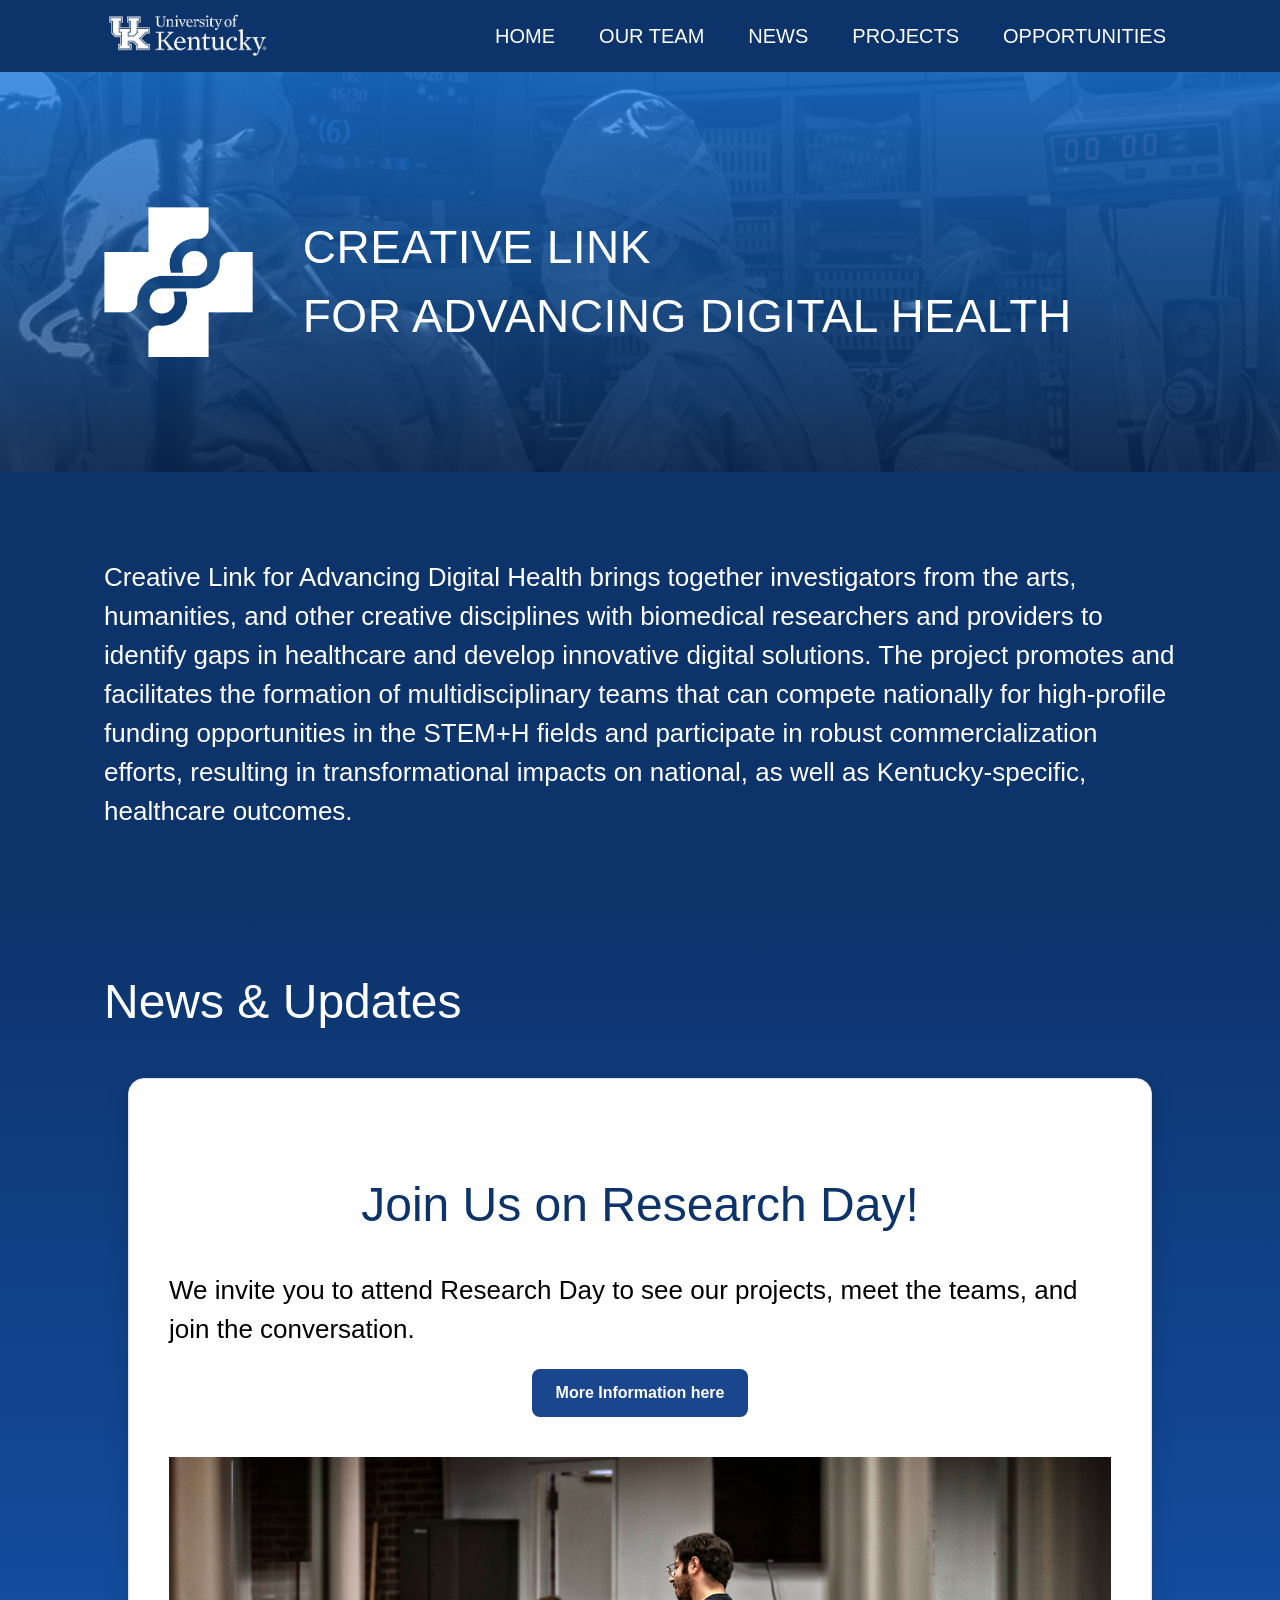
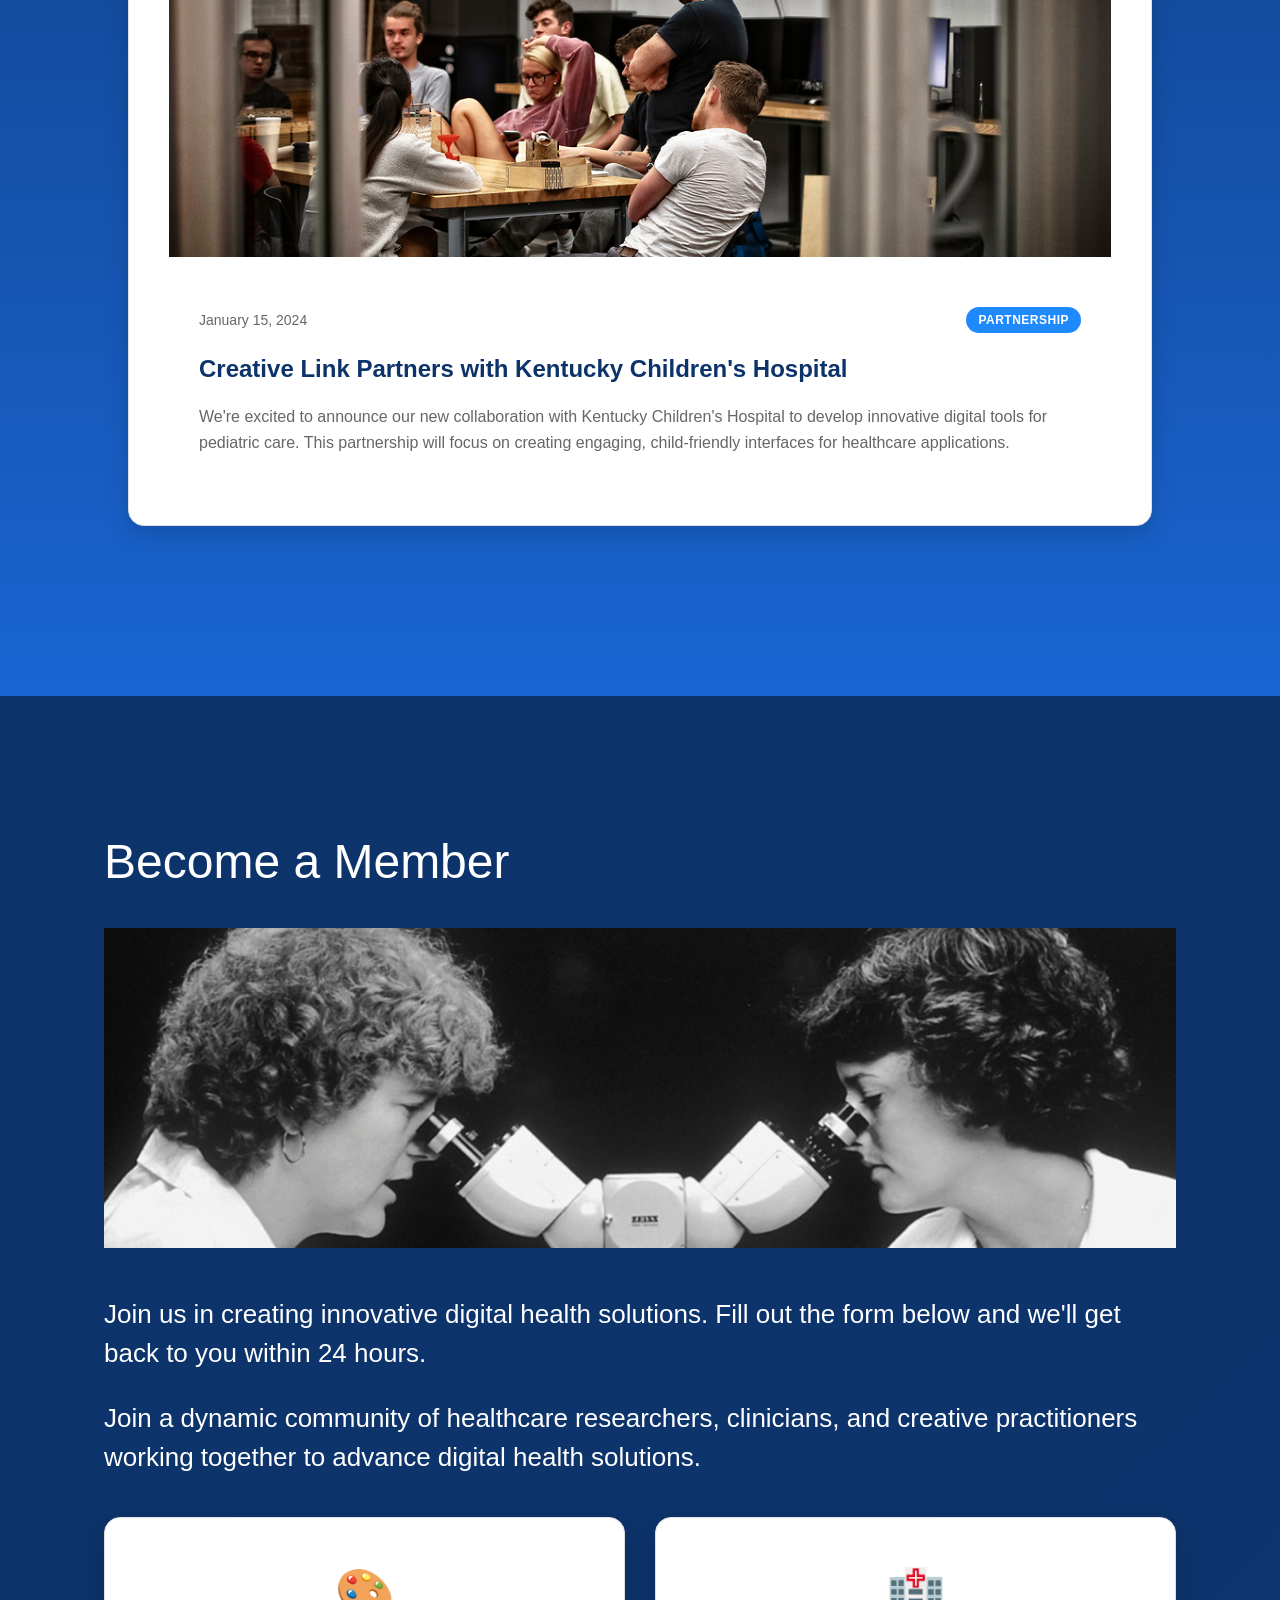
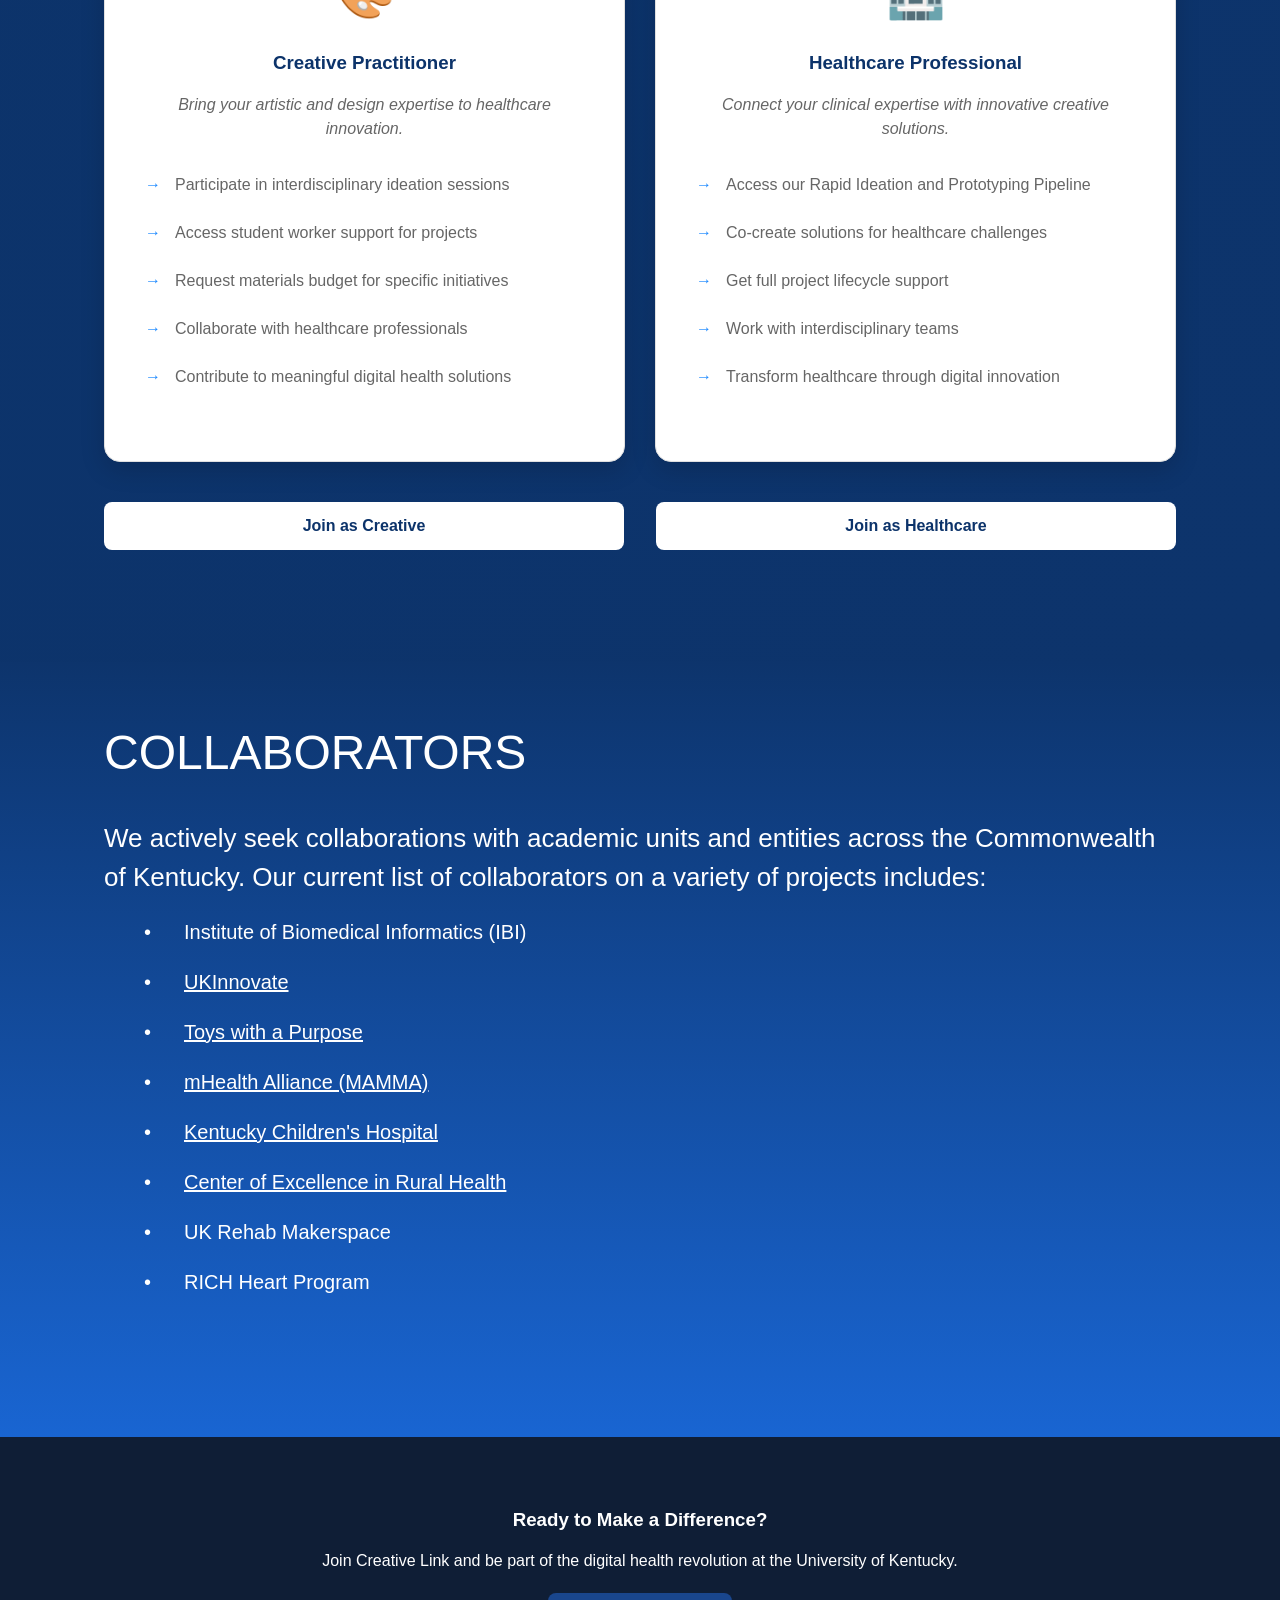
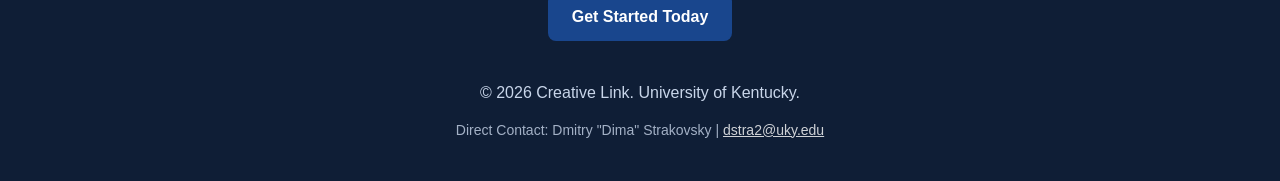
<file: index.html>
<!doctype html>
<html lang="en">
  <head>
    <meta charset="utf-8">
    <meta name="viewport" content="width=device-width, initial-scale=1">
    <title>Creative Link | Advancing Digital Health</title>
    <meta name="description" content="Creative Link - Advancing Digital Health Initiative">
    <link rel="preconnect" href="https://fonts.googleapis.com">
    <link rel="preconnect" href="https://fonts.gstatic.com" crossorigin>
    <link href="https://fonts.googleapis.com/css2?family=ABeeZee:ital@0;1&display=swap" rel="stylesheet">
    <!-- Custom Fonts -->
    <link href="https://db.onlinewebfonts.com/c/390b763b2aa93629ea29fb0f2a8636f9?family=Sugo+Pro+Display+Light" rel="stylesheet">
    <link href="https://db.onlinewebfonts.com/c/8f77b85b2bd028e456730b7fdf684265?family=Saya+FY+W04+Black" rel="stylesheet">
    <link rel="stylesheet" href="./styles/styles.css">
  </head>
  <body>

    <!-- HEADER -->
    <header class="site-header">
      <div class="container cluster header-bar">
          <div class="logo">
            <img src="./images/UK Lockup-white 1.png" alt="UKY Logo">
          </div>
        <nav class="site-nav" aria-label="Primary">
          <ul class="cluster nav-list">
            <li><a href="index.html">HOME</a></li>
            <li><a href="team.html">OUR TEAM</a></li>
            <li><a href="news.html">NEWS</a></li>
            <li><a href="projects.html">PROJECTS</a></li>
            <li><a href="opportunities.html">OPPORTUNITIES</a></li>
          </ul>
        </nav>
      </div>
    </header>
    

    <!-- INTRO SECTION -->
    <section class="intro-section" id="home">
      <img src="./images/heroimage.png" alt="TWO PEOPLE LOOKING THROUGH MICROSCOPE" class="intro-bg-image">
      <div class="container">
        <h1 class="hero-title">
          <img src="./images/Asset 2.png" alt="Creative Link" class="hero-logo">
          <span class="hero-text">CREATIVE LINK <br>FOR ADVANCING DIGITAL HEALTH</span>
        </h1>
      </div>
    </section>

    <!-- MAIN CONTENT SECTION -->
    <section class="gradient-section">
            <div class="container">

       <p class="section-intro">Creative Link for Advancing Digital Health brings together investigators from the arts, humanities, and other creative disciplines with biomedical researchers and providers to identify gaps in healthcare and develop innovative digital solutions. The project promotes and facilitates the formation of multidisciplinary teams that can compete nationally for high-profile funding opportunities in the STEM+H fields and participate in robust commercialization efforts, resulting in transformational impacts on national, as well as Kentucky-specific, healthcare outcomes.</p></div>
    </section>

        <!-- NEWS & ARTICLES SECTION -->
    <section class="collaborators-section">
      <div class="container">
        <h2 class="section-header" style="color: #ffffff;">News & Updates</h2>
        <div class="container">

        <!-- REARCH DAY CARD -->
        <div class="news-grid" style="margin-top: 40px;">
          <article class="news-card" style="background: white; border-radius: 16px; padding: 40px; box-shadow: 0 8px 24px rgba(0,0,0,.15); border: 1px solid #e0e0e0;">
            <h2 class="section-header" style="color: #0c336a; text-align: center;">Join Us on Research Day!</h2>
            <p class="section-intro" style="color: #000000;">We invite you to attend Research Day to see our projects, meet the teams, and join the conversation.</p>
                <div style="margin-bottom: 40px;">
          <div style="text-align: center;">
            <a class="button-secondary" href="/schedule.html">More Information here</a>
          </div>
          <div style="margin-top: 40px;"></div>
        </div>
            <div class="news-image" style="margin-bottom: 20px;">
              <img src="./images/fit=1640 (4).jpg" alt="Digital Health Innovation">
            </div>
            <div class="news-content">
              <div class="news-meta">
                <time datetime="2024-01-15">January 15, 2024</time>
                <span class="news-category">Partnership</span>
              </div>
              <h3>Creative Link Partners with Kentucky Children's Hospital</h3>
              <p>We're excited to announce our new collaboration with Kentucky Children's Hospital to develop innovative digital tools for pediatric care. This partnership will focus on creating engaging, child-friendly interfaces for healthcare applications.</p>
            </div>
          </article>
        </div>

    </section>

    <!-- BECOME A MEMBER -->
    <section class="contact-section" id="contact">
      <div class="container">
        <h1 class="section-header">Become a Member</h1>
        <div style="text-align: center; margin-bottom: 40px;">
          <img src="./images/collabphoto.png" style="width: 100%; height: auto;" alt="Image placeholder">
        </div>
        <p class="section-intro">Join us in creating innovative digital health solutions. Fill out the form below and we'll get back to you within 24 hours.</p>
        <p class="section-intro">Join a dynamic community of healthcare researchers, clinicians, and creative practitioners working together to advance digital health solutions.</p>

        <div class="demo-grid" style="margin-top: 40px;">
          <article style="background: white; border-radius: 16px; padding: 40px; box-shadow: 0 8px 24px rgba(0,0,0,.15); border: 1px solid #e0e0e0; text-align: center;">
            <div style="font-size: 3em; margin-bottom: 15px;">🎨</div>
            <h3 style="color: var(--primary-dark); margin-bottom: 10px;">Creative Practitioner</h3>
            <p style="color: #666; font-style: italic; margin-bottom: 20px;">Bring your artistic and design expertise to healthcare innovation.</p>
            <ul class="feature-list" style="text-align: left; margin-bottom: 20px;">
              <li style=>Participate in interdisciplinary ideation sessions</li>
              <li style=>Access student worker support for projects</li>
              <li style=>Request materials budget for specific initiatives</li>
              <li style=>Collaborate with healthcare professionals</li>
              <li style=>Contribute to meaningful digital health solutions</li>
            </ul>
          </article>

          <article style="background: white; border-radius: 16px; padding: 40px; box-shadow: 0 8px 24px rgba(0,0,0,.15); border: 1px solid #e0e0e0; text-align: center;">
            <div style="font-size: 3em; margin-bottom: 15px;">🏥</div>
            <h3 style="color: var(--primary-dark); margin-bottom: 10px;">Healthcare Professional</h3>
            <p style="color: #666; font-style: italic; margin-bottom: 20px;">Connect your clinical expertise with innovative creative solutions.</p>
            <ul class="feature-list" style="text-align: left; margin-bottom: 20px;">
              <li style=>Access our Rapid Ideation and Prototyping Pipeline</li>
              <li style=>Co-create solutions for healthcare challenges</li>
              <li style=>Get full project lifecycle support</li>
              <li style=>Work with interdisciplinary teams</li>
              <li style=>Transform healthcare through digital innovation</li>
            </ul>
          </article>
        </div>

        <div class="contact-grid">
          <a class="button--primary" href="https://airtable.com/appKUwCyQD1R6zQm9/shrmnvXIoJJYKUm4j">Join as Creative</a>
 <a class="button--primary" href="https://airtable.com/appKUwCyQD1R6zQm9/shrV4JZxdFIvAnZOO">Join as Healthcare</a>
        </div>
      </div>
    </section>

    <!-- COLLABORATORS SECTION -->
    <section class="collaborators-section" id="collaborators">
      <div class="container">
        <h2 class="section-header">COLLABORATORS</h2>
        <p class="section-intro">We actively seek collaborations with academic units and entities across the Commonwealth of Kentucky. Our current list of collaborators on a variety of projects includes:</p>
        
        <ul class="collaborators-list">
          <li>Institute of Biomedical Informatics (IBI)</li>
          <li><a href="https://www.research.uky.edu/ukinnovate">UKInnovate</a></li>
          <li><a href="https://toyswithapurposeky.com/">Toys with a Purpose</a></li>
          <li><a href="https://medicine.uky.edu/sites/research/mamma">mHealth Alliance (MAMMA)</a></li>
          <li><a href="https://ukhealthcare.uky.edu/kentucky-childrens-hospital">Kentucky Children's Hospital</a></li>
          <li><a href="https://medicine.uky.edu/centers/ruralhealth">Center of Excellence in Rural Health</a></li>
          <li>UK Rehab Makerspace</li>
          <li>RICH Heart Program</li>
        </ul>
      </div>
    </section>

    <!-- FOOTER -->
    <footer>
      <div class="container">
        <div style="text-align: center; margin-bottom: 30px; padding: 10px; border-radius: 12px;">
          <h3 style="color: var(--text-white); margin-bottom: 15px;">Ready to Make a Difference?</h3>
          <p style="color: var(--text-white); margin-bottom: 20px;">Join Creative Link and be part of the digital health revolution at the University of Kentucky.</p>
          <a class="button-secondary" href="mailto:dstra2@uky.edu?subject=Membership%20Inquiry">Get Started Today</a>
        </div>
        <p>&copy; <span id="year"></span> Creative Link. University of Kentucky.</p>
        <p style="margin-top: 15px; font-size: 14px; opacity: 0.8;">
          Direct Contact: Dmitry "Dima" Strakovsky | 
          <a href="mailto:dstra2@uky.edu" style="color: var(--text-white); text-decoration: underline;">dstra2@uky.edu</a>
        </p>
      </div>
    </footer>

    <script src="./js/main.js"></script>
    <script>
      // Smooth scroll for navigation links
      document.querySelectorAll('a[href^="#"]').forEach(anchor => {
        anchor.addEventListener('click', function (e) {
          e.preventDefault();
          const target = document.querySelector(this.getAttribute('href'));
          if (target) {
            target.scrollIntoView({ behavior: 'smooth' });
          }
        });
      });

      // Scroll progress indicator
      const progressBar = document.createElement('div');
      progressBar.style.cssText = `
        position: fixed;
        top: 0;
        left: 0;
        height: 3px;
        background: linear-gradient(90deg, #1f8aff, #0c3166);
        width: 0%;
        z-index: 999;
        transition: width 0.1s ease;
      `;
      document.body.appendChild(progressBar);

      window.addEventListener('scroll', () => {
        const scrollHeight = document.documentElement.scrollHeight - window.innerHeight;
        const scrolled = (window.scrollY / scrollHeight) * 100;
        progressBar.style.width = scrolled + '%';
      });

      // Tab functionality
      document.querySelectorAll('.tab-btn').forEach(btn => {
        btn.addEventListener('click', function() {
          const tabName = this.getAttribute('data-tab');
          
          document.querySelectorAll('.tab-content').forEach(tab => {
            tab.classList.remove('active');
          });
          
          document.querySelectorAll('.tab-btn').forEach(b => {
            b.classList.remove('active');
          });
          
          document.getElementById(tabName).classList.add('active');
          this.classList.add('active');
        });
      });

      // Slider functionality
      document.getElementById('volumeSlider').addEventListener('input', function() {
        document.getElementById('volumeValue').textContent = this.value;
      });

      document.getElementById('brightnessSlider').addEventListener('input', function() {
        document.getElementById('brightnessValue').textContent = this.value;
      });

      document.getElementById('speedSlider').addEventListener('input', function() {
        document.getElementById('speedValue').textContent = this.value;
      });

      // Counter functionality
      let count = 0;
      document.getElementById('incrementBtn').addEventListener('click', function() {
        count++;
        document.getElementById('counterDisplay').textContent = count;
      });

      document.getElementById('decrementBtn').addEventListener('click', function() {
        count--;
        document.getElementById('counterDisplay').textContent = count;
      });

      document.getElementById('resetBtn').addEventListener('click', function() {
        count = 0;
        document.getElementById('counterDisplay').textContent = count;
      });

      // Update year
      document.getElementById('year').textContent = new Date().getFullYear();

      // Search functionality
      function performSearch() {
        const searchTerm = document.getElementById('site-search').value.toLowerCase();
        const searchableElements = document.querySelectorAll('h1, h2, h3, p, .project-card, .team-card');
        
        // Clear previous highlights
        searchableElements.forEach(element => {
          element.style.backgroundColor = '';
        });
        
        if (searchTerm.trim() === '') return;
        
        // Highlight matching elements
        searchableElements.forEach(element => {
          const text = element.textContent.toLowerCase();
          if (text.includes(searchTerm)) {
            element.style.backgroundColor = 'rgba(31, 138, 255, 0.2)';
            element.scrollIntoView({ behavior: 'smooth', block: 'center' });
          }
        });
      }

      // Add search on Enter key
      document.addEventListener('DOMContentLoaded', function() {
        const searchInput = document.getElementById('site-search');
        if (searchInput) {
          searchInput.addEventListener('keypress', function(e) {
            if (e.key === 'Enter') {
              performSearch();
            }
          });
        }

      });
    </script>
  </body>
</html>
</file>
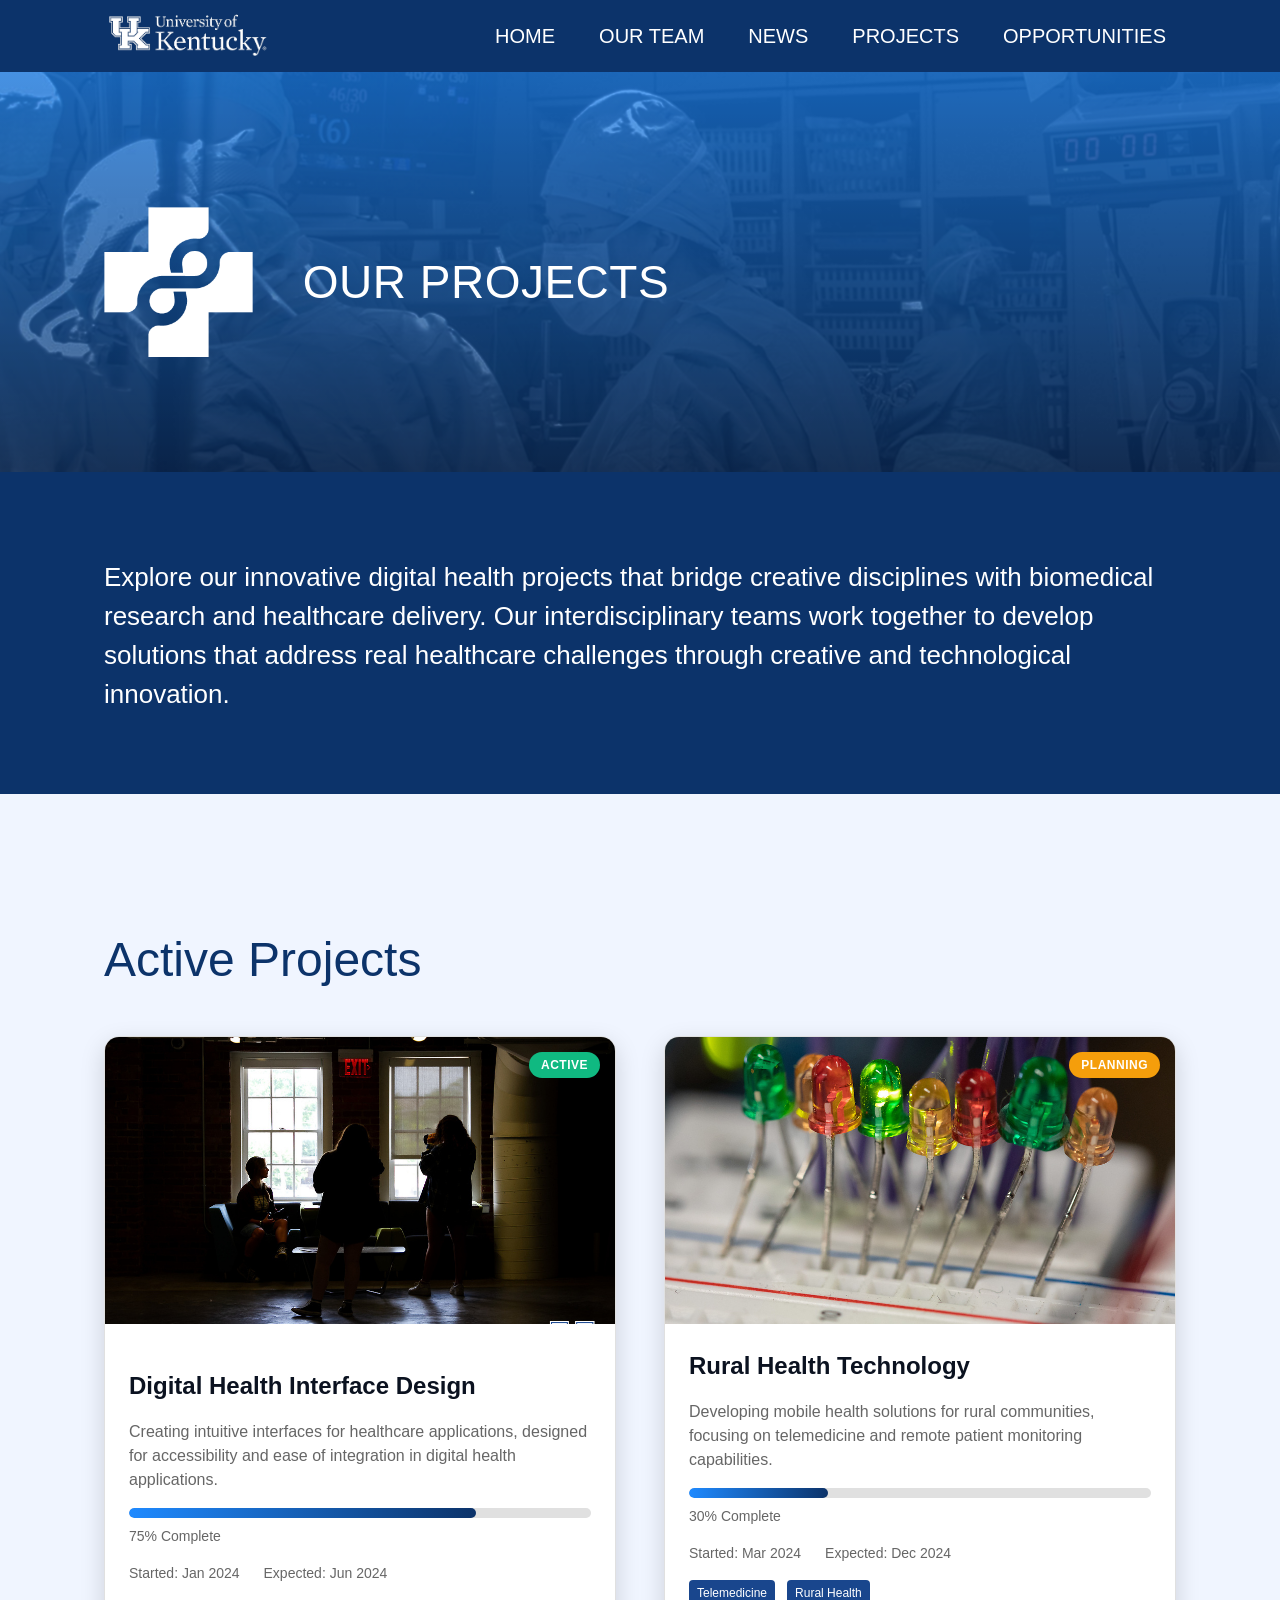
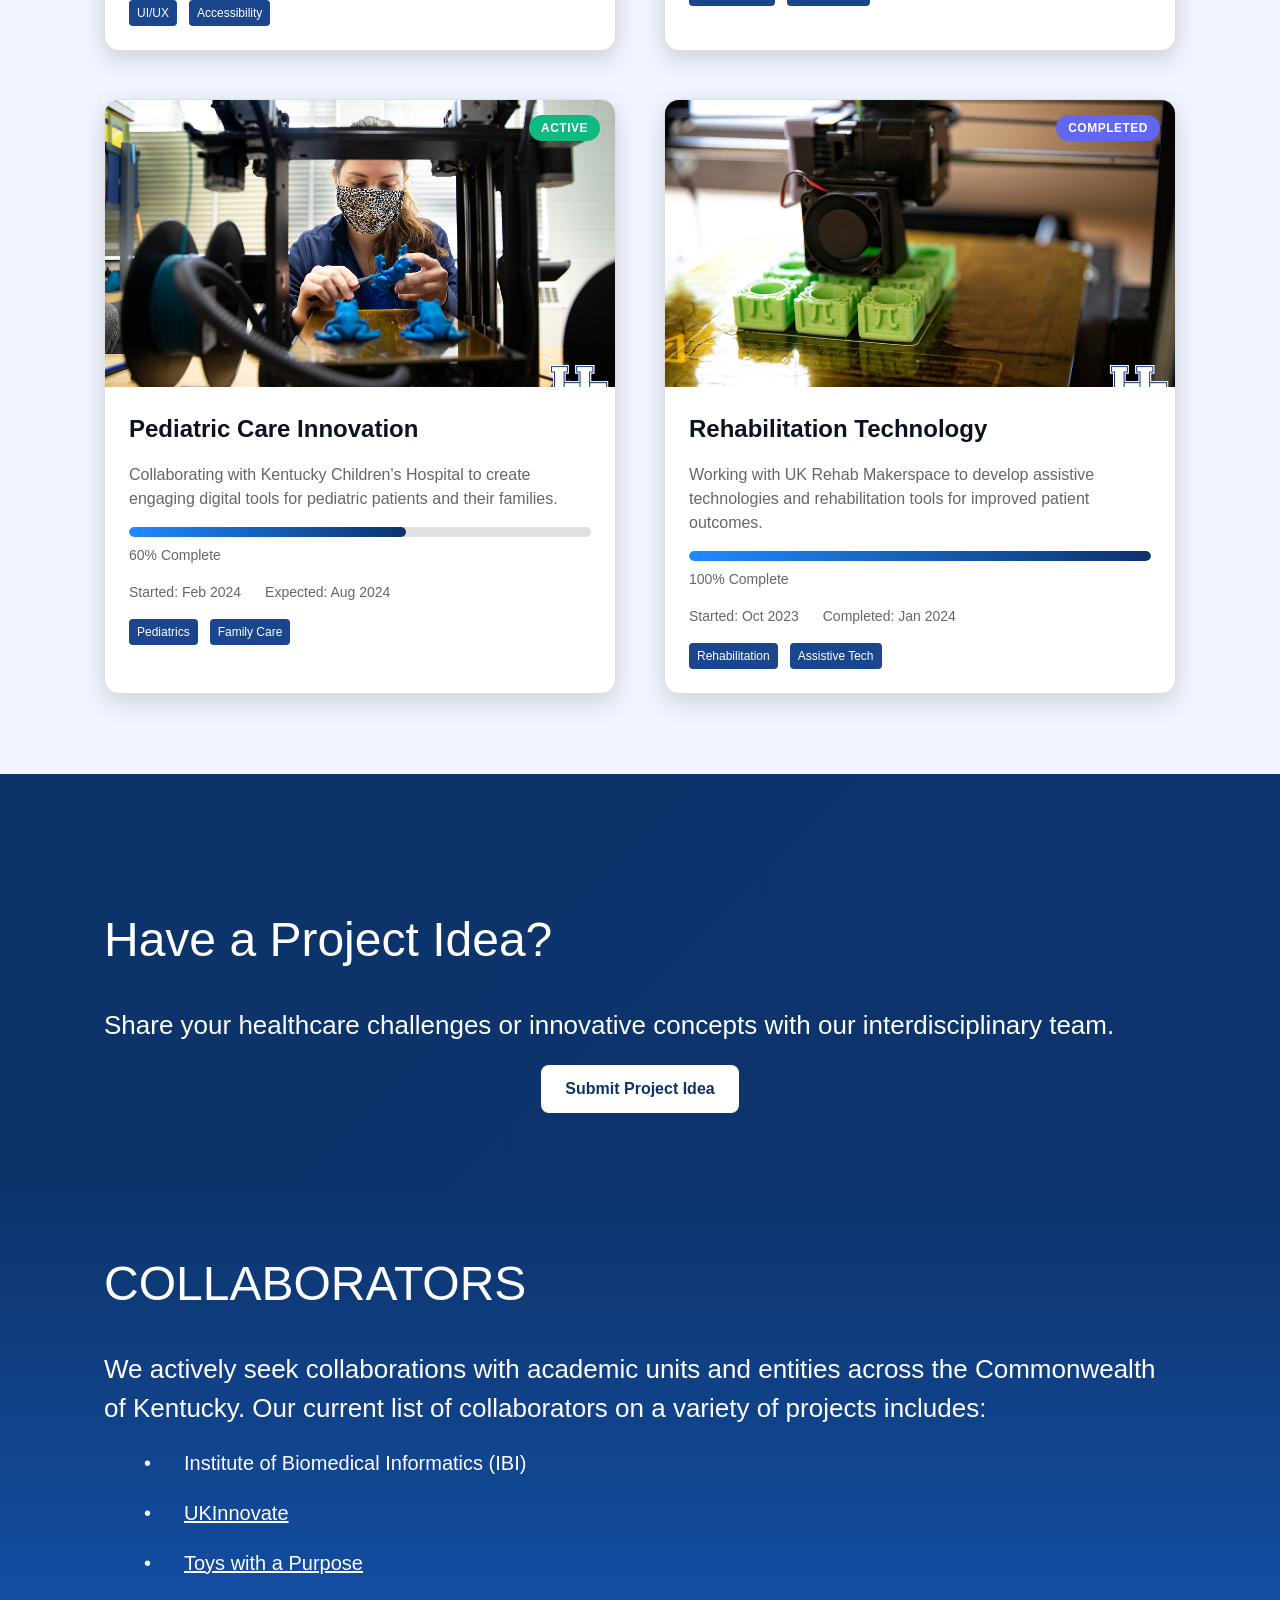
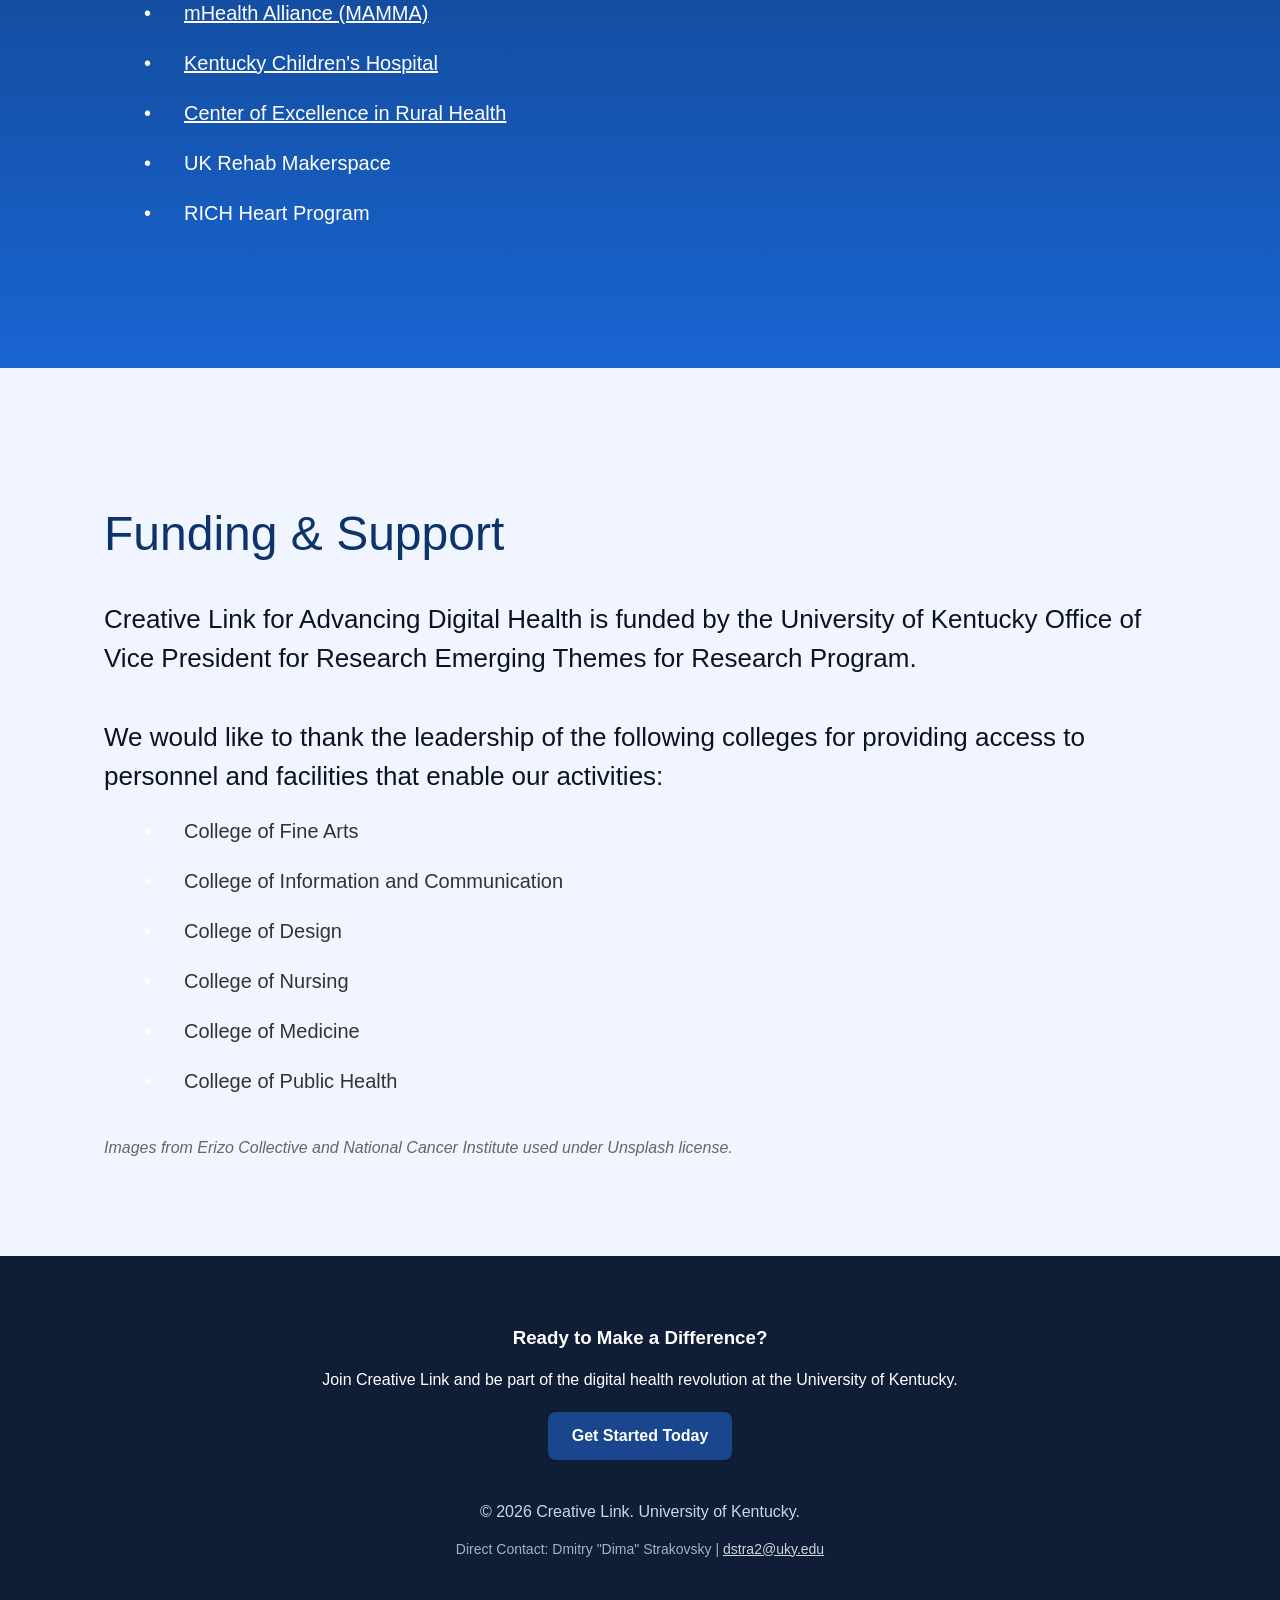
<file: projects.html>
<!doctype html>
<html lang="en">
  <head>
    <meta charset="utf-8">
    <meta name="viewport" content="width=device-width, initial-scale=1">
    <title>Creative Link | Projects</title>
    <meta name="description" content="Explore our digital health projects and collaborations.">
    <link rel="preconnect" href="https://fonts.googleapis.com">
    <link rel="preconnect" href="https://fonts.gstatic.com" crossorigin>
    <link href="https://fonts.googleapis.com/css2?family=ABeeZee:ital@0;1&display=swap" rel="stylesheet">
    <!-- Custom Fonts -->
    <link href="https://db.onlinewebfonts.com/c/390b763b2aa93629ea29fb0f2a8636f9?family=Sugo+Pro+Display+Light" rel="stylesheet">
    <link href="https://db.onlinewebfonts.com/c/8f77b85b2bd028e456730b7fdf684265?family=Saya+FY+W04+Black" rel="stylesheet">
    <link rel="stylesheet" href="./styles/styles.css">
  </head>
  <body>
    <!-- HEADER -->
    <header class="site-header">
      <div class="container cluster header-bar">
        <div class="logo">
            <img src="./images/UK Lockup-white 1.png" alt="UKY Logo">
        </div>
        <nav class="site-nav" aria-label="Primary">
          <ul class="cluster nav-list">
            <li><a href="index.html">HOME</a></li>
            <li><a href="team.html">OUR TEAM</a></li>
            <li><a href="news.html">NEWS</a></li>
            <li><a href="projects.html">PROJECTS</a></li>
            <li><a href="opportunities.html">OPPORTUNITIES</a></li>
          </ul>
        </nav>
      </div>
    </header>

    <!-- INTRO SECTION -->
    <section class="intro-section" id="projects">
  <img src="./images/heroimage.png" alt="Creative Link Projects" class="intro-bg-image">
  <div class="container">
    <h1 class="hero-title">
      <img src="./images/Asset 2.png" alt="Creative Link" class="hero-logo">
      <span class="hero-text">OUR PROJECTS</span>
    </h1>
  </div>
</section>

    <!-- MAIN CONTENT SECTION -->
    <section class="gradient-section">
            <div class="container">

       <p class="section-intro">Explore our innovative digital health projects that bridge creative disciplines with biomedical research and healthcare delivery. Our interdisciplinary teams work together to develop solutions that address real healthcare challenges through creative and technological innovation.</p></div>
    </section>

    <!-- PROJECTS SECTION -->
    <section style="background: #f0f5ff; padding: 80px 0;">
      <div class="container">
        <h2 class="section-header" style="color: #0c336a;">Active Projects</h2>

        <div class="projects-grid" style="margin-top: 40px;">
          
          <article class="project-card">
            <div class="project-image" aria-label="Digital Health Interface Design project" style="margin-bottom: 20px;">
              <img src="./images/fit=1640.jpg" alt="Digital Health Interface Design project">
              <div class="project-status">
                <span class="status-badge status-active">Active</span>
              </div>
            </div>
            <div class="project-content">
              <h3>Digital Health Interface Design</h3>
              <p>Creating intuitive interfaces for healthcare applications, designed for accessibility and ease of integration in digital health applications.</p>
              
              <div class="project-progress">
                <div class="progress-bar">
                  <div class="progress-fill" style="width: 75%"></div>
                </div>
                <span class="progress-text">75% Complete</span>
              </div>
              
              <div class="project-timeline">
                <span class="timeline-item">Started: Jan 2024</span>
                <span class="timeline-item">Expected: Jun 2024</span>
              </div>
              
              <div class="project-tags">
                <span class="tag">UI/UX</span>
                <span class="tag">Accessibility</span>
              </div>
            </div>
          </article>

          <article class="project-card">
            <div class="project-image" aria-label="Rural Health Technology project">
              <img src="./images/fit=1640 (1).jpg" alt="Rural Health Technology project">
              <div class="project-status">
                <span class="status-badge status-planning">Planning</span>
              </div>
            </div>
            <div class="project-content">
              <h3>Rural Health Technology</h3>
              <p>Developing mobile health solutions for rural communities, focusing on telemedicine and remote patient monitoring capabilities.</p>
              
              <div class="project-progress">
                <div class="progress-bar">
                  <div class="progress-fill" style="width: 30%"></div>
                </div>
                <span class="progress-text">30% Complete</span>
              </div>
              
              <div class="project-timeline">
                <span class="timeline-item">Started: Mar 2024</span>
                <span class="timeline-item">Expected: Dec 2024</span>
              </div>
              
              <div class="project-tags">
                <span class="tag">Telemedicine</span>
                <span class="tag">Rural Health</span>
              </div>
            </div>
          </article>

          <article class="project-card">
            <div class="project-image" aria-label="Pediatric Care Innovation project">
              <img src="./images/fit=1640 (2).jpg" alt="Pediatric Care Innovation project">
              <div class="project-status">
                <span class="status-badge status-active">Active</span>
              </div>
            </div>
            <div class="project-content">
              <h3>Pediatric Care Innovation</h3>
              <p>Collaborating with Kentucky Children's Hospital to create engaging digital tools for pediatric patients and their families.</p>
              
              <div class="project-progress">
                <div class="progress-bar">
                  <div class="progress-fill" style="width: 60%"></div>
                </div>
                <span class="progress-text">60% Complete</span>
              </div>
              
              <div class="project-timeline">
                <span class="timeline-item">Started: Feb 2024</span>
                <span class="timeline-item">Expected: Aug 2024</span>
              </div>
              
              <div class="project-tags">
                <span class="tag">Pediatrics</span>
                <span class="tag">Family Care</span>
              </div>
            </div>
          </article>

          <article class="project-card">
            <div class="project-image" aria-label="Rehabilitation Technology project">
              <img src="./images/fit=1640 (3).jpg" alt="Rehabilitation Technology project">
              <div class="project-status">
                <span class="status-badge status-completed">Completed</span>
              </div>
            </div>
            <div class="project-content">
              <h3>Rehabilitation Technology</h3>
              <p>Working with UK Rehab Makerspace to develop assistive technologies and rehabilitation tools for improved patient outcomes.</p>
              
              <div class="project-progress">
                <div class="progress-bar">
                  <div class="progress-fill" style="width: 100%"></div>
                </div>
                <span class="progress-text">100% Complete</span>
              </div>
              
              <div class="project-timeline">
                <span class="timeline-item">Started: Oct 2023</span>
                <span class="timeline-item">Completed: Jan 2024</span>
              </div>
              
              <div class="project-tags">
                <span class="tag">Rehabilitation</span>
                <span class="tag">Assistive Tech</span>
              </div>
            </div>
          </article>
        </div>
      </div>
    </section>

    <!-- CONTACT SECTION -->
    <section class="contact-section" id="contact">
      <div class="container">
        <h2 class="section-header">Have a Project Idea?</h2>
        <p class="section-intro">Share your healthcare challenges or innovative concepts with our interdisciplinary team.</p>
        <div style="text-align: center;">
          <a class="button--primary" href="https://airtable.com/appKUwCyQD1R6zQm9/shrmnvXIoJJYKUm4j">Submit Project Idea</a>
        </div>
      </div>
    </section>

    <!-- COLLABORATORS SECTION -->
    <section class="collaborators-section" id="collaborators">
      <div class="container">
        <h2 class="section-header">COLLABORATORS</h2>
        <p class="section-intro">We actively seek collaborations with academic units and entities across the Commonwealth of Kentucky. Our current list of collaborators on a variety of projects includes:</p>
        
        <ul class="collaborators-list">
          <li>Institute of Biomedical Informatics (IBI)</li>
          <li><a href="https://www.research.uky.edu/ukinnovate">UKInnovate</a></li>
          <li><a href="https://toyswithapurposeky.com/">Toys with a Purpose</a></li>
          <li><a href="https://medicine.uky.edu/sites/research/mamma">mHealth Alliance (MAMMA)</a></li>
          <li><a href="https://ukhealthcare.uky.edu/kentucky-childrens-hospital">Kentucky Children's Hospital</a></li>
          <li><a href="https://medicine.uky.edu/centers/ruralhealth">Center of Excellence in Rural Health</a></li>
          <li>UK Rehab Makerspace</li>
          <li>RICH Heart Program</li>
        </ul>
      </div>
    </section>

    <!-- FUNDING SECTION -->
    <section id="funding" style="background: #f0f5ff; padding: 80px 0;">
      <div class="container">
        <h2 class="section-header" style="color: #0c336a;">Funding & Support</h2>
        <p class="section-intro">Creative Link for Advancing Digital Health is funded by the University of Kentucky Office of Vice President for Research Emerging Themes for Research Program.</p>

        <div style="margin-top: 40px;">
          <p class="section-intro" style="margin-bottom: 16px;">We would like to thank the leadership of the following colleges for providing access to personnel and facilities that enable our activities:</p>
          <ul class="collaborators-list" style="color: var(--text-dark);">
            <li>College of Fine Arts</li>
            <li>College of Information and Communication</li>
            <li>College of Design</li>
            <li>College of Nursing</li>
            <li>College of Medicine</li>
            <li>College of Public Health</li>
          </ul>
          <p style="margin-top: 40px; font-style: italic; color: #666;">Images from Erizo Collective and National Cancer Institute used under Unsplash license.</p>
        </div>
      </div>
    </section>

    <!-- FOOTER -->
    <footer>
      <div class="container">
        <div style="text-align: center; margin-bottom: 30px; padding: 10px; border-radius: 12px;">
          <h3 style="color: var(--text-white); margin-bottom: 15px;">Ready to Make a Difference?</h3>
          <p style="color: var(--text-white); margin-bottom: 20px;">Join Creative Link and be part of the digital health revolution at the University of Kentucky.</p>
          <a class="button-secondary" href="mailto:dstra2@uky.edu?subject=Membership%20Inquiry">Get Started Today</a>
        </div>
        <p>&copy; <span id="year"></span> Creative Link. University of Kentucky.</p>
        <p style="margin-top: 15px; font-size: 14px; opacity: 0.8;">
          Direct Contact: Dmitry "Dima" Strakovsky | 
          <a href="mailto:dstra2@uky.edu" style="color: var(--text-white); text-decoration: underline;">dstra2@uky.edu</a>
        </p>
      </div>
    </footer>

    <script src="./js/main.js"></script>
    <script>
      // Smooth scroll for navigation links
      document.querySelectorAll('a[href^="#"]').forEach(anchor => {
        anchor.addEventListener('click', function (e) {
          e.preventDefault();
          const target = document.querySelector(this.getAttribute('href'));
          if (target) {
            target.scrollIntoView({ behavior: 'smooth' });
          }
        });
      });

      // Scroll progress indicator
      const progressBar = document.createElement('div');
      progressBar.style.cssText = `
        position: fixed;
        top: 0;
        left: 0;
        height: 3px;
        background: linear-gradient(90deg, #1f8aff, #0c3166);
        width: 0%;
        z-index: 999;
        transition: width 0.1s ease;
      `;
      document.body.appendChild(progressBar);

      window.addEventListener('scroll', () => {
        const scrollHeight = document.documentElement.scrollHeight - window.innerHeight;
        const scrolled = (window.scrollY / scrollHeight) * 100;
        progressBar.style.width = scrolled + '%';
      });

      // Update year
      document.getElementById('year').textContent = new Date().getFullYear();

      // Search functionality
      function performSearch() {
        const searchTerm = document.getElementById('site-search').value.toLowerCase();
        const searchableElements = document.querySelectorAll('h1, h2, h3, p, .project-card, .team-card');
        
        // Clear previous highlights
        searchableElements.forEach(element => {
          element.style.backgroundColor = '';
        });
        
        if (searchTerm.trim() === '') return;
        
        // Highlight matching elements
        searchableElements.forEach(element => {
          const text = element.textContent.toLowerCase();
          if (text.includes(searchTerm)) {
            element.style.backgroundColor = 'rgba(31, 138, 255, 0.2)';
            element.scrollIntoView({ behavior: 'smooth', block: 'center' });
          }
        });
      }

      // Add search on Enter key
      document.addEventListener('DOMContentLoaded', function() {
        const searchInput = document.getElementById('site-search');
        if (searchInput) {
          searchInput.addEventListener('keypress', function(e) {
            if (e.key === 'Enter') {
              performSearch();
            }
          });
        }
      });
    </script>
  </body>
</html>
</file>
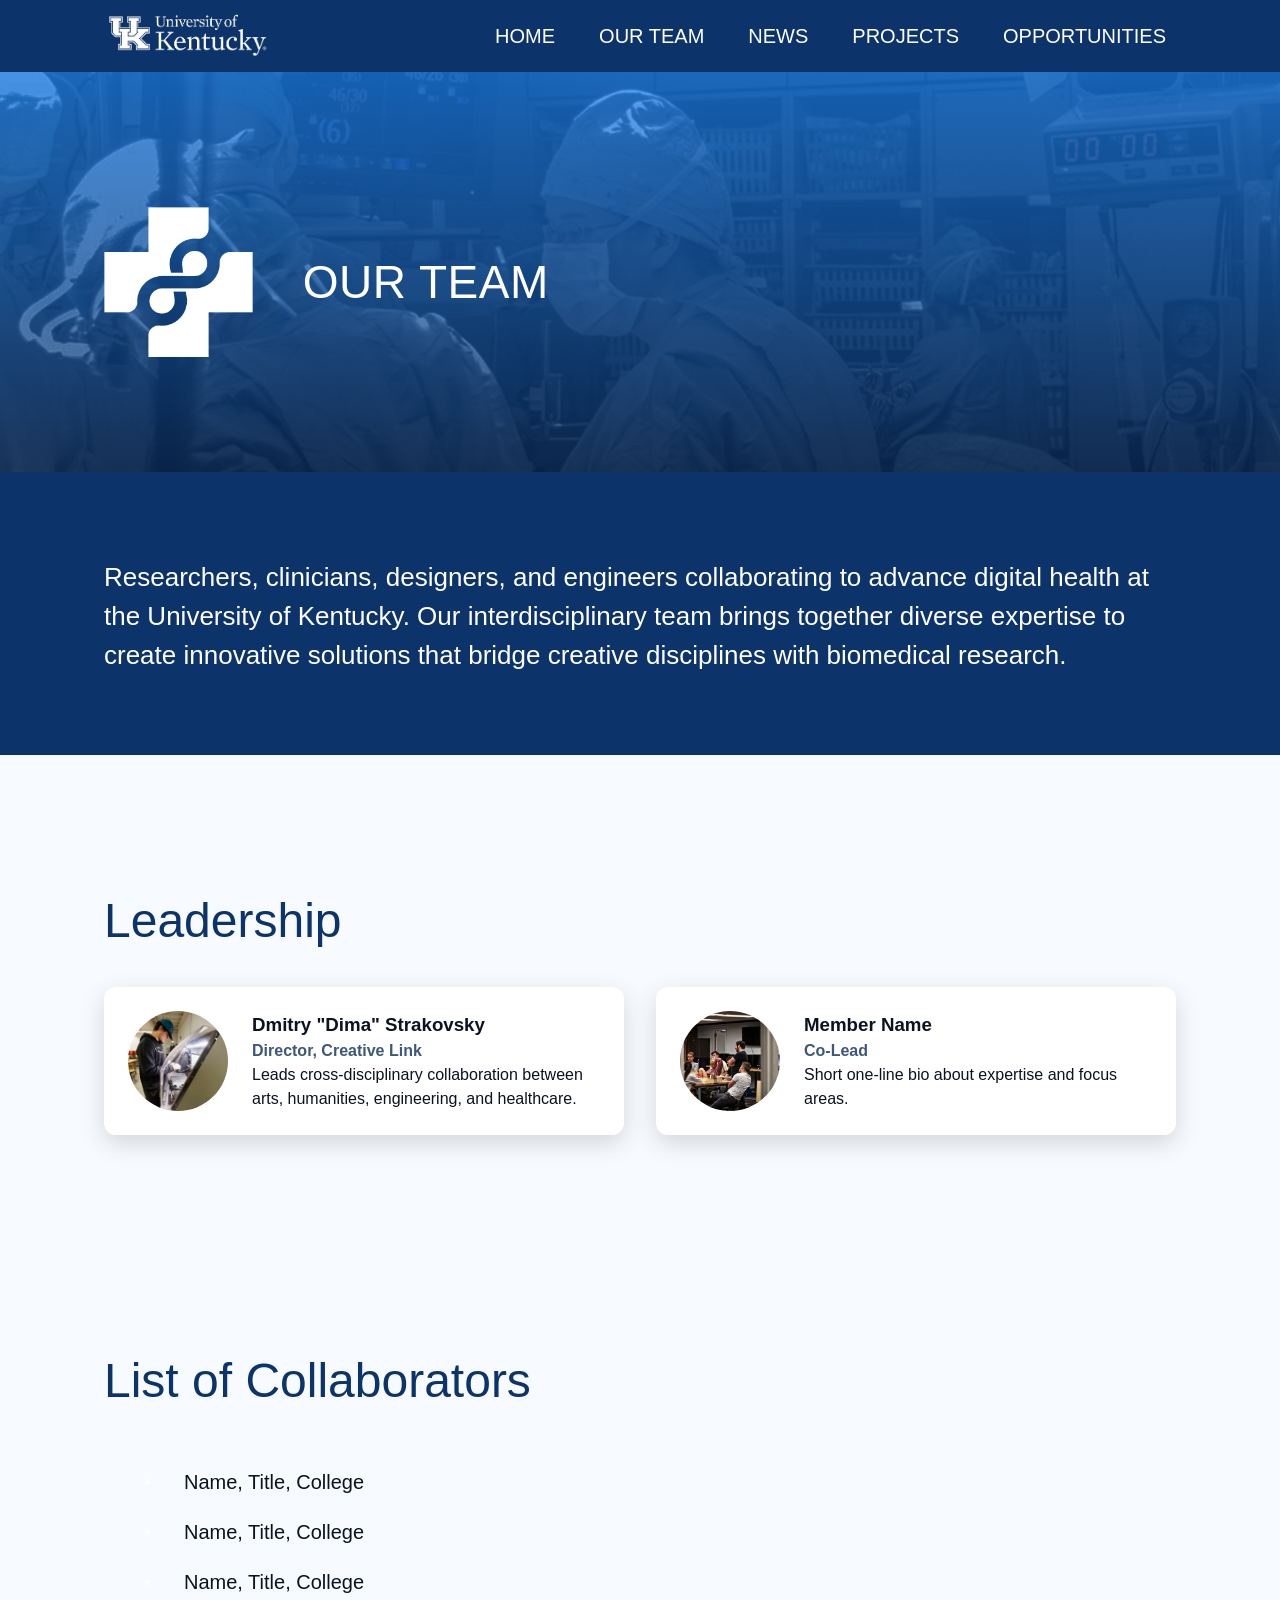
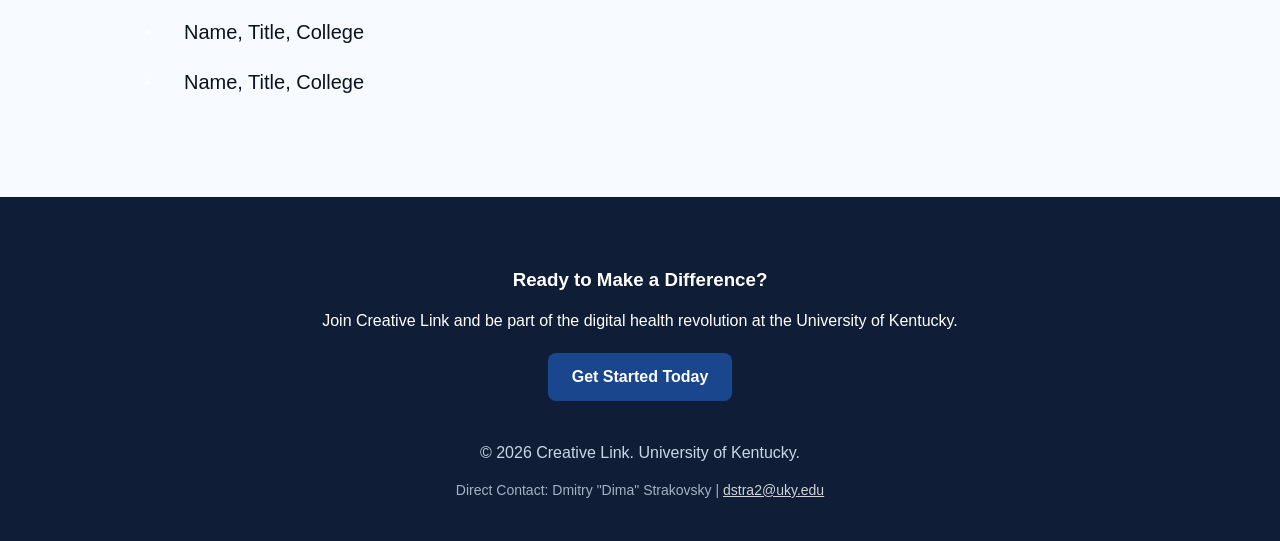
<file: team.html>
<!doctype html>
<html lang="en">
  <head>
    <meta charset="utf-8">
    <meta name="viewport" content="width=device-width, initial-scale=1">
    <title>Creative Link | Our Team</title>
    <meta name="description" content="Meet the Creative Link team – responsive page aligned to site design.">
    <link rel="preconnect" href="https://fonts.googleapis.com">
    <link rel="preconnect" href="https://fonts.gstatic.com" crossorigin>
    <link href="https://fonts.googleapis.com/css2?family=ABeeZee:ital@0;1&display=swap" rel="stylesheet">
    <!-- Custom Fonts -->
    <link href="https://db.onlinewebfonts.com/c/390b763b2aa93629ea29fb0f2a8636f9?family=Sugo+Pro+Display+Light" rel="stylesheet">
    <link href="https://db.onlinewebfonts.com/c/8f77b85b2bd028e456730b7fdf684265?family=Saya+FY+W04+Black" rel="stylesheet">
    <link rel="stylesheet" href="./styles/styles.css">
  </head>
  <body>
    <!-- HEADER -->
    <header class="site-header">
      <div class="container cluster header-bar">
        <div class="logo">
            <img src="./images/UK Lockup-white 1.png" alt="UKY Logo">
        </div>
        <nav class="site-nav" aria-label="Primary">
          <ul class="cluster nav-list">
            <li><a href="index.html">HOME</a></li>
            <li><a href="team.html">OUR TEAM</a></li>
            <li><a href="news.html">NEWS</a></li>
            <li><a href="projects.html">PROJECTS</a></li>
            <li><a href="opportunities.html">OPPORTUNITIES</a></li>
          </ul>
        </nav>
      </div>
    </header>

    <!-- INTRO SECTION -->
    <section class="intro-section" id="team">
  <img src="./images/heroimage.png" alt="Creative Link Team" class="intro-bg-image">
  <div class="container">
    <h1 class="hero-title">
      <img src="./images/Asset 2.png" alt="Creative Link" class="hero-logo">
      <span class="hero-text">OUR TEAM</span>
    </h1>
  </div>
</section>

    <!-- MAIN CONTENT SECTION -->
    <section class="gradient-section">
            <div class="container">

       <p class="section-intro">Researchers, clinicians, designers, and engineers collaborating to advance digital health at the University of Kentucky. Our interdisciplinary team brings together diverse expertise to create innovative solutions that bridge creative disciplines with biomedical research.</p></div>
    </section>

    <!-- LEADERSHIP SECTION -->
    <section style="padding: 80px 0; background: #f7fbff;">
      <div class="container">
        <h2 class="section-header"style="color: #0c336a;">Leadership</h2>
        <div class="team-grid">
          <div class="team-card">
            <div class="avatar" aria-label="Dmitry Strakovsky photo">
              <img src="./images/fit=640.jpg" alt="Dmitry Strakovsky">
              </div>
            <div class="team-meta">
              <h3 class="team-name">Dmitry "Dima" Strakovsky</h3>
                <p class="team-role">Director, Creative Link</p>
                <p class="team-bio">Leads cross‑disciplinary collaboration between arts, humanities, engineering, and healthcare.</p>
              </div>
          </div>
          <div class="team-card">
            <div class="avatar" aria-label="Team member photo">
              <img src="./images/fit=1640 (4).jpg" alt="Team member">
              </div>
            <div class="team-meta">
                <h3 class="team-name">Member Name</h3>
                <p class="team-role">Co‑Lead</p>
                <p class="team-bio">Short one‑line bio about expertise and focus areas.</p>
              </div>
          </div>
        </div>
        </div>
      </section>

    <!-- COLLABORATORS SECTION -->
    <section style="padding: 80px 0; background: #f7fbff;">
      <div class="container">
        <h2 class="section-header"style="color: #0c336a;">List of Collaborators</h2>
        <div class="team-grid">
          <ul class="collaborators-list">
          <li>Name, Title, College</li>
          <li>Name, Title, College</li>
          <li>Name, Title, College</li>
          <li>Name, Title, College</li>
          <li>Name, Title, College</li>
        </ul>    
        </div>
        </div>
      </section>

    <!-- FOOTER -->
    <footer>
      <div class="container">
        <div style="text-align: center; margin-bottom: 30px; padding: 10px; border-radius: 12px;">
          <h3 style="color: var(--text-white); margin-bottom: 15px;">Ready to Make a Difference?</h3>
          <p style="color: var(--text-white); margin-bottom: 20px;">Join Creative Link and be part of the digital health revolution at the University of Kentucky.</p>
          <a class="button-secondary" href="mailto:dstra2@uky.edu?subject=Membership%20Inquiry">Get Started Today</a>
        </div>
        <p>&copy; <span id="year"></span> Creative Link. University of Kentucky.</p>
        <p style="margin-top: 15px; font-size: 14px; opacity: 0.8;">
          Direct Contact: Dmitry "Dima" Strakovsky | 
          <a href="mailto:dstra2@uky.edu" style="color: var(--text-white); text-decoration: underline;">dstra2@uky.edu</a>
        </p>
      </div>
    </footer>

    <script src="./js/main.js"></script>
    <script>
      // Smooth scroll for navigation links
      document.querySelectorAll('a[href^="#"]').forEach(anchor => {
        anchor.addEventListener('click', function (e) {
          e.preventDefault();
          const target = document.querySelector(this.getAttribute('href'));
          if (target) {
            target.scrollIntoView({ behavior: 'smooth' });
          }
        });
      });

      // Scroll progress indicator
      const progressBar = document.createElement('div');
      progressBar.style.cssText = `
        position: fixed;
        top: 0;
        left: 0;
        height: 3px;
        background: linear-gradient(90deg, #1f8aff, #0c3166);
        width: 0%;
        z-index: 999;
        transition: width 0.1s ease;
      `;
      document.body.appendChild(progressBar);

      window.addEventListener('scroll', () => {
        const scrollHeight = document.documentElement.scrollHeight - window.innerHeight;
        const scrolled = (window.scrollY / scrollHeight) * 100;
        progressBar.style.width = scrolled + '%';
      });

      // Update year
      document.getElementById('year').textContent = new Date().getFullYear();

      // Search functionality
      function performSearch() {
        const searchTerm = document.getElementById('site-search').value.toLowerCase();
        const searchableElements = document.querySelectorAll('h1, h2, h3, p, .project-card, .team-card');
        
        // Clear previous highlights
        searchableElements.forEach(element => {
          element.style.backgroundColor = '';
        });
        
        if (searchTerm.trim() === '') return;
        
        // Highlight matching elements
        searchableElements.forEach(element => {
          const text = element.textContent.toLowerCase();
          if (text.includes(searchTerm)) {
            element.style.backgroundColor = 'rgba(31, 138, 255, 0.2)';
            element.scrollIntoView({ behavior: 'smooth', block: 'center' });
          }
        });
      }

      // Add search on Enter key
      document.addEventListener('DOMContentLoaded', function() {
        const searchInput = document.getElementById('site-search');
        if (searchInput) {
          searchInput.addEventListener('keypress', function(e) {
            if (e.key === 'Enter') {
              performSearch();
            }
          });
        }
      });
    </script>
  </body>
  </html>
</file>
<file: styles/styles.css>
:root{
  /* Brand colors */
  --brand-blue-900:#0C336A;
  --brand-blue-800:#0C3166;
  --brand-blue-700:#19468D;
  --brand-blue-600:#1f6ed1;
  --brand-blue-500:#2b7de9;
  --brand-surface:#ffffff;
  --text:#0b1220;
  --text-on-blue:#ffffff;
  --text-white:#ffffff;
  --text-dark:#333333;
  --muted:#e6eef7;
  /* Additional brand colors from HTML pages */
  --primary-dark:#0c336a;
  --primary-blue:#0d346c;
  --accent-blue:#1f8aff;
  --accent-darker:#1965d2;
  --button-blue:#19468d;
  /* Spacing and effects */
  --shadow:0 8px 24px rgba(0,0,0,.15);
  --radius:8px;
  --container:1120px;
  --gap-1:8px;
  --gap-2:12px;
  --gap-3:16px;
  --gap-4:24px;
  --gap-5:32px;
  --gap-6:48px;
  --gap-7:64px;
  /* Typography tokens */
  --font-body:-apple-system,BlinkMacSystemFont,"Segoe UI",Roboto,Helvetica,Arial,sans-serif;
  --font-heading:var(--font-body);
  --h1:clamp(28px,4.5vw,56px);
  --h2:clamp(22px,3vw,34px);
  --h3:clamp(18px,2.2vw,24px);
  /* Media placeholders */
  --hero-image:repeating-linear-gradient(45deg, rgba(255,255,255,.16) 0 12px, rgba(255,255,255,0) 12px 24px);
}

*{box-sizing:border-box}
html,body{margin:0;padding:0}
body{
  font-family:var(--font-body);
  color:var(--text);
  background:#f7fbff;
  line-height:1.5;
}

.container{width:100%;max-width:var(--container);margin:0 auto;padding:0 var(--gap-4)}
.stack{display:flex;flex-direction:column;gap:var(--gap-4)}
.cluster{display:flex;align-items:center;gap:var(--gap-4);flex-wrap:wrap}

/* Focus styles */
:where(a,button):focus-visible{outline:3px solid var(--brand-blue-500);outline-offset:2px;border-radius:6px}

/* Header */
.site-header{background:var(--brand-blue-900);color:var(--text-on-blue);position:sticky;top:0;z-index:10}
.header-bar{justify-content:space-between;height:64px}
.brand{color:var(--text-on-blue);text-decoration:none;font-weight:600;letter-spacing:.2px;font-size:26px}
.site-nav a{color:var(--text-on-blue);text-decoration:none;padding:6px 10px;border-radius:6px;font-size:20px}
.site-nav a:hover,.site-nav a:focus{background:rgba(255,255,255,.12)}
.nav-list{list-style:none;margin:0;padding:0}
.nav-list li{margin:0}

/* Hero */
.hero {
  position: relative;
  isolation: isolate;
  background: linear-gradient(180deg, rgba(12,51,106,.98) 0%, rgba(25,70,141,.94) 50%, rgba(12,49,102,.92) 100%);
  color: var(--text-on-blue);
  padding: var(--gap-6) 0;
}

.hero-media {
  position: absolute;
  width: 100%;
  height: 100%;
  inset: 0;
  opacity: 0.22;
  z-index: -1;
  align-items: center;
  justify-content: center;
  background-size: cover;
  background-position: center;
  overflow: hidden;
}

.hero-content {
  min-height: 280px;
  
}

.hero h1 {
  font-size: var(--h1);
  line-height: 1.1;
  margin: 0;
  font-family: var(--font-heading);
}

.hero p {
  opacity: .95;
}

/* Generic image placeholder utility */
.media-placeholder{position:relative;background:#e8eef6;border:1px dashed #9bb0c9;border-radius:12px;overflow:hidden}
.media-placeholder::before{content:"";display:block;aspect-ratio:16/9}
.media-placeholder > img{position:absolute;inset:0;width:100%;height:100%;object-fit:cover}

/* Sections */
.section{padding:var(--gap-6) 0;background:var(--brand-surface)}
.section--inverse{background:var(--brand-blue-900);color:var(--text-on-blue)}
.link-list{padding-left:1rem}
.link-list li{margin:.25rem 0}
.link-list a{color:var(--brand-blue-700);text-underline-offset:2px}
.section--inverse a{color:#a8cbff}

/* CTA */
.cta{background:linear-gradient(180deg,#ffffff 0%, #f6f9ff 60%, #edf4ff 100%)}
.button{display:inline-block;background:var(--brand-blue-700);color:#fff;text-decoration:none;padding:10px 16px;border-radius:8px;box-shadow:var(--shadow);position:relative;overflow:hidden}
.button:hover,.button:focus{background:var(--brand-blue-600)}
.button::before{content:'';position:absolute;top:50%;left:50%;width:0;height:0;background:rgba(255,255,255,.2);border-radius:50%;transform:translate(-50%,-50%);transition:width .6s,height .6s}
.button:active::before{width:300px;height:300px}
.cta-buttons{justify-content:flex-start}

/* Cards */
.card{background:#fff;border-radius:var(--radius);padding:var(--gap-5);box-shadow:var(--shadow)}
.membership{background:#f0f5ff}

/* Footer */
footer {
  background: #0f1e36;
  color: #c9d6ea;
  padding: 40px 0;
  text-align: center;
}

footer .container {
  text-align: center;
}

footer p {
  margin: 0;
  text-align: center;
}

.site-footer{background:#0f1e36;color:#c9d6ea;padding:24px 0}
.site-footer p{margin:0}

/* Team */
.team-grid{list-style:none;margin:0;padding:0;display:grid;grid-template-columns:1fr;gap:var(--gap-5)}
.team-card{display:grid; grid-template-columns:100px 1fr;gap:var(--gap-4);align-items:start;background:#fff;border-radius:12px;padding:var(--gap-4);box-shadow:var(--shadow)}
.avatar{
  border-radius:50%;
  overflow:hidden;
  width: 100px;
  height: 100px;
  position: relative;
  flex-shrink: 0;
}
.avatar img{
  width: 100%;
  height: 100%;
  object-fit: cover;
  display: block;
}
.team-name{margin:0}
.team-role{margin:0;color:#3f5879;font-weight:600}
.team-bio{margin:0}

@media (min-width: 768px){
  .team-grid{grid-template-columns:repeat(2,1fr)}
}

/* Projects */
.projects-grid{display:grid;grid-template-columns:1fr;gap:var(--gap-5)}
.project-card{background:#fff;border-radius:15px;overflow:hidden;box-shadow:var(--shadow);border:1px solid #e0e0e0}
.project-image{
  aspect-ratio:16/9;
  background:#f0f5ff;
  position: relative;
  overflow: hidden;
}
.project-image img{
  width: 100%;
  height: 100%;
  object-fit: cover;
  display: block;
}
.project-status{
  position: absolute;
  top: 15px;
  right: 15px;
  z-index: 2;
}
.status-badge{
  padding: 6px 12px;
  border-radius: 20px;
  font-size: 12px;
  font-weight: 600;
  text-transform: uppercase;
  letter-spacing: 0.5px;
}
.status-active{
  background: #10b981;
  color: white;
}
.status-planning{
  background: #f59e0b;
  color: white;
}
.status-completed{
  background: #6366f1;
  color: white;
}
.project-content{
  padding:var(--gap-4);
  display: flex;
  flex-direction: column;
  gap: var(--gap-3);
}
.project-content h3{
  margin:0;
  font-size:var(--h3);
}
.project-content p{
  margin:0;
  color:#666;
}
.project-progress{
  margin: 0;
}
.project-progress .progress-bar{
  margin: 0 0 8px 0;
}
.project-progress .progress-text{
  display: block;
  font-size: 14px;
  color: #666;
  font-weight: 500;
}
.project-timeline{
  display: flex;
  gap: var(--gap-4);
  flex-wrap: wrap;
  margin: 0;
  font-size: 14px;
  color: #666;
}
.timeline-item{
  display: inline-block;
}
.project-tags{
  display:flex;
  gap:var(--gap-2);
  flex-wrap:wrap;
  margin-top: 0;
}
.tag{
  background:var(--brand-blue-700);
  color:#fff;
  padding:4px 8px;
  border-radius:4px;
  font-size:12px;
  font-weight:500;
}
.attribution{font-size:14px;color:#888;font-style:italic;margin-top:var(--gap-4)}

@media (min-width: 768px){
  .projects-grid{grid-template-columns:repeat(2,1fr)}
}

@media (min-width: 1024px){
  .projects-grid{grid-template-columns:repeat(2,1fr);gap:var(--gap-6)}
}

/* Responsive */
@media (min-width: 768px){
  .cta-buttons{justify-content:flex-start}
  .header-bar{height:72px}
  .link-list{columns:2;column-gap:var(--gap-5)}
  .section{padding:var(--gap-7) 0}
  .hero{padding:var(--gap-7) 0}
  .hero-content{min-height:360px}
}

/* Reduced motion */
@media (prefers-reduced-motion: reduce){
  *{scroll-behavior:auto;animation:none;transition:none}
}

/* Enhanced Contact Section */
      .contact-section {
        background: linear-gradient(135deg, var(--primary-dark) 0%, var(--primary-blue) 100%);
        color: var(--text-white);
        padding: 80px 0;
      }
.section--highlight {
  background: linear-gradient(135deg, var(--brand-blue-900) 0%, var(--brand-blue-700) 100%);
  color: var(--text-on-blue);
}

.lead-text {
  font-size: 1.2em;
  line-height: 1.6;
  margin-bottom: var(--gap-5);
  opacity: 0.9;
}

.contact-grid {
  display: grid;
  grid-template-columns: 1fr;
  gap: var(--gap-5);
  margin: var(--gap-5) 0;
}

.contact-card {
  background: rgba(255, 255, 255, 0.1);
  border-radius: 12px;
  padding: var(--gap-5);
  border: 1px solid rgba(255, 255, 255, 0.2);
  backdrop-filter: blur(10px);
}

.contact-card h3 {
  margin: 0 0 var(--gap-3) 0;
  font-size: var(--h3);
  color: var(--text-on-blue);
}

.contact-card p {
  margin: 0 0 var(--gap-4) 0;
  opacity: 0.9;
}

.contact-direct {
  text-align: center;
  margin-top: var(--gap-5);
  padding: var(--gap-4);
  background: rgba(255, 255, 255, 0.05);
  border-radius: 8px;
}

.contact-direct p {
  margin: 0;
}

.contact-direct a {
  color: var(--text-on-blue);
  text-decoration: underline;
}

/* Enhanced Membership Section */
.membership-intro {
  font-size: 1.1em;
  text-align: center;
  margin-bottom: var(--gap-6);
  color: #666;
}

.membership-grid {
  display: grid;
  grid-template-columns: 1fr;
  gap: var(--gap-5);
  margin: var(--gap-5) 0;
}

.membership-card {
  background: #fff;
  border-radius: 16px;
  padding: var(--gap-5);
  box-shadow: var(--shadow);
  border: 1px solid #e0e0e0;
  text-align: center;
  transition: transform 0.2s ease, box-shadow 0.2s ease;
}

.membership-card:hover {
  transform: translateY(-4px);
  box-shadow: 0 12px 32px rgba(0,0,0,.2);
}

.membership-icon {
  font-size: 3em;
  margin-bottom: var(--gap-3);
}

.membership-card h3 {
  margin: 0 0 var(--gap-2) 0;
  color: var(--brand-blue-900);
}

.membership-description {
  margin: 0 0 var(--gap-4) 0;
  color: #666;
  font-style: italic;
}

.membership-benefits {
  list-style: none;
  margin: 0 0 var(--gap-4) 0;
  padding: 0;
  text-align: left;
}

.membership-benefits li {
  padding: var(--gap-2) 0;
  border-bottom: 1px solid #f0f0f0;
  position: relative;
  padding-left: var(--gap-4);
}

.membership-benefits li:before {
  content: "✓";
  color: var(--brand-blue-600);
  font-weight: bold;
  position: absolute;
  left: 0;
}

.membership-benefits li:last-child {
  border-bottom: none;
}

.membership-cta {
  text-align: center;
  margin-top: var(--gap-6);
  padding: var(--gap-5);
  background: linear-gradient(135deg, var(--muted) 0%, #f0f5ff 100%);
  border-radius: 12px;
}

.membership-cta h3 {
  margin: 0 0 var(--gap-3) 0;
  color: var(--brand-blue-900);
}

.membership-cta p {
  margin: 0 0 var(--gap-4) 0;
  color: #666;
}

/* Enhanced Buttons */
.button--primary {
  background: white;
  display: inline-block;
  color: var(--brand-blue-900);
  text-decoration: none;
  padding: 12px 24px;
  border-radius: 8px;
  border: none;
  cursor: pointer;
  transition: all 0.3s ease;
  font-weight: 600;
  font-size: 16px;
  text-align: center;
}

.button--primary:hover {
  background: transparent;
  color: var(--text-on-blue);
}

.button--secondary {
  background: transparent;
  color: var(--text-on-blue);
  border: 2px solid var(--text-on-blue);
}

.button--secondary:hover {
  background: var(--text-on-blue);
  color: var(--brand-blue-900);
}

.button--outline {
  background: transparent;
  color: var(--brand-blue-600);
  border: 2px solid var(--brand-blue-600);
}

.button--outline:hover {
  background: var(--brand-blue-600);
  color: var(--text-on-blue);
}

.button--large {
  padding: var(--gap-3) var(--gap-5);
  font-size: 1.1em;
}

.cta-subtitle {
  font-size: 1.1em;
  color: rgba(255, 255, 255, 0.9);
  margin-bottom: var(--gap-4);
}

/* Responsive enhancements */
@media (min-width: 768px) {
  .contact-grid {
    grid-template-columns: repeat(2, 1fr);
  }
  
  .membership-grid {
    grid-template-columns: repeat(2, 1fr);
  }
  
  .membership-benefits {
    text-align: center;
  }
  
  .membership-benefits li {
    text-align: left;
  }
}

/* Print basics */
@media print{
  .site-header,.site-footer,.hero-media,.cta{display:none!important}
  body{background:#ffffff}
}

/* ==========================================
   INTERACTIVE ANIMATIONS & EFFECTS
   =========================================== */

/* Fade-in animation */
@keyframes fadeInUp {
  from {
    opacity: 0;
    transform: translateY(30px);
  }
  to {
    opacity: 1;
    transform: translateY(0);
  }
}

.fade-in {
  animation: fadeInUp 0.6s ease-out;
}

/* Scroll progress bar */
.scroll-progress {
  position: fixed;
  top: 0;
  left: 0;
  height: 3px;
  background: linear-gradient(90deg, var(--brand-blue-600), var(--brand-blue-500));
  width: 0%;
  z-index: 999;
  transition: width 0.1s ease;
  box-shadow: 0 0 8px rgba(43, 125, 233, 0.3);
}

/* Header scroll effect */
.header-scrolled {
  box-shadow: 0 4px 12px rgba(0, 0, 0, 0.15);
  background: rgba(12, 51, 106, 0.95);
  backdrop-filter: blur(8px);
}

/* Mobile menu button */
.mobile-menu-btn {
  display: none;
  flex-direction: column;
  background: none;
  border: none;
  cursor: pointer;
  padding: 8px;
  gap: 5px;
}

.mobile-menu-btn span {
  width: 25px;
  height: 3px;
  background: var(--text-on-blue);
  border-radius: 2px;
  transition: all 0.3s ease;
}

.mobile-menu-btn[aria-expanded="true"] span:nth-child(1) {
  transform: rotate(45deg) translate(10px, 10px);
}

.mobile-menu-btn[aria-expanded="true"] span:nth-child(2) {
  opacity: 0;
}

.mobile-menu-btn[aria-expanded="true"] span:nth-child(3) {
  transform: rotate(-45deg) translate(7px, -7px);
}

/* Mobile navigation styles */
.site-nav {
  display: flex;
  gap: var(--gap-4);
}

/* Smooth transitions for all interactive elements */
a, button, .card, .membership-card, .contact-card {
  transition: all 0.3s ease;
}

/* Card hover effects with depth */
.membership-card, .contact-card, .project-card {
  position: relative;
}

.membership-card::after,
.contact-card::after,
.project-card::after {
  content: '';
  position: absolute;
  inset: 0;
  background: linear-gradient(135deg, rgba(255, 255, 255, 0.1) 0%, rgba(255, 255, 255, 0) 100%);
  opacity: 0;
  transition: opacity 0.3s ease;
  pointer-events: none;
  border-radius: 12px;
}

.membership-card:hover::after,
.contact-card:hover::after,
.project-card:hover::after {
  opacity: 1;
}

/* Link hover effects */
.link-list a {
  position: relative;
  text-decoration: none;
}

.link-list a::after {
  content: '';
  position: absolute;
  bottom: -2px;
  left: 0;
  width: 0;
  height: 2px;
  background: var(--brand-blue-600);
  transition: width 0.3s ease;
}

.link-list a:hover::after {
  width: 100%;
}

/* Input focus animations */
input, textarea, select {
  transition: border-color 0.3s ease, box-shadow 0.3s ease;
}

input:focus, textarea:focus, select:focus {
  border-color: var(--brand-blue-600);
  box-shadow: 0 0 0 3px rgba(43, 125, 233, 0.1);
}

.input-focused {
  box-shadow: inset 0 0 0 2px var(--brand-blue-600);
}

/* Text reveal animation */
@keyframes textReveal {
  from {
    background-size: 200% 100%;
    background-position: 200% 0;
  }
  to {
    background-size: 200% 100%;
    background-position: 0 0;
  }
}

h1, h2, h3 {
  position: relative;
}

/* Responsive mobile menu */
@media (max-width: 768px) {
  .mobile-menu-btn {
    display: flex;
  }

  .site-nav {
    position: absolute;
    top: 100%;
    left: 0;
    right: 0;
    flex-direction: column;
    background: var(--brand-blue-900);
    max-height: 0;
    overflow: hidden;
    transition: max-height 0.3s ease;
    padding: 0;
  }

  .mobile-nav-active {
    max-height: 300px;
    padding: var(--gap-3) 0;
  }

  .nav-list {
    flex-direction: column;
    gap: 0;
  }

  .nav-list li {
    border-bottom: 1px solid rgba(255, 255, 255, 0.1);
  }

  .nav-list a {
    display: block;
    padding: var(--gap-3) var(--gap-4);
    text-decoration: none;
  }

  .header-bar {
    position: relative;
  }
}

/* Smooth scroll behavior */
html {
  scroll-behavior: smooth;
}

/* Loading animation */
@keyframes pulse {
  0%, 100% {
    opacity: 1;
  }
  50% {
    opacity: 0.5;
  }
}

.loading {
  animation: pulse 1.5s ease-in-out infinite;
}

/* Page transition effects */
body {
  animation: pageIn 0.4s ease-out;
}

@keyframes pageIn {
  from {
    opacity: 0;
    transform: translateY(10px);
  }
  to {
    opacity: 1;
    transform: translateY(0);
  }
}

/* Enhanced accessibility */
@media (prefers-reduced-motion: reduce) {
  * {
    animation-duration: 0.01ms !important;
    animation-iteration-count: 1 !important;
    transition-duration: 0.01ms !important;
    scroll-behavior: auto !important;
  }
}

/* Focus visible outline enhancements */
:focus-visible {
  outline: 3px solid var(--brand-blue-500);
  outline-offset: 2px;
}

button:focus-visible {
  outline-offset: 4px;
}

/* Smooth transitions on all state changes */
.section {
  animation: fadeInUp 0.6s ease-out;
}

/* ========== HTML PAGE SPECIFIC STYLES ========== */

/* Logo styles */
.logo {
  height: 50px;
  width: auto;
  max-width: 120px;
  display: flex;
  align-items: center;
}

.logo-2 {
  height: 20px;
  display: flex;
  align-items:center;
  gap:var(--gap-4);
  flex-wrap:wrap;
}

.logo img {
  height: 100%;
  width: auto;
  object-fit: contain;
}

.logo-text {
  margin-left: 15px;
  color: var(--text-on-blue);
  font-family: "Saya FY W04 Black", Arial, sans-serif;
  font-size: 20px;
  font-weight: 400;
  line-height: 1;
  white-space: nowrap;
}

.logo-text .tagline {
  font-family: "Sugo Pro Display Light", Arial, sans-serif;
  font-size: 12px;
  font-weight: 300;
  display: block;
  margin-top: 2px;
  opacity: 0.9;
}

.header-content {
  display: flex;
  align-items: center;
  justify-content: space-between;
  padding: 20px;
  height: 120px;
}

/* Intro section */
.intro-section {
  height: 400px;
  background-size: cover;
  background-position: center;
  overflow: hidden;
  background: linear-gradient(to bottom, #1f8aff 0%, #0c3166 100%);
  position: relative;
  display: flex;
  align-items: center;
  justify-content: center;
}

.intro-section .intro-bg-image {
  position: absolute;
  top: 0;
  left: 0;
  width: 100%;
  height: 100%;
  object-fit: cover;
  opacity: 30%;
  z-index: 1;
}

.intro-section .container {
  position: relative;
  z-index: 2;
  text-align: left;
}

.intro-section .container .cluster {
  align-items: center;
}

/* Gradient section */
.gradient-section {
  background: #0c336a;
  color: var(--text-on-blue);
  padding: 60px 0;
  position: relative;
}

/* Hero title */
.hero-title {
  margin-bottom: 0;
  letter-spacing: .5px;
  font-size: 46px;
  font-weight: 400;
  font-family: "Saya FY W04 Black", Arial, sans-serif;
  margin: 50px 0 30px 0;
  line-height: 1.5;
  text-align: left;
  color: white;
  display: flex;
  gap: 50px;
  align-items: center;
  position: relative;
  z-index: 2;
}

.hero-logo {
  height: 150px;
  width: auto;
  object-fit: contain;
  display: block;
  flex-shrink: 0;
  position: relative;
  z-index: 2;
}

.hero-text {
  position: relative;
  z-index: 2;
}

/* Body text */
.body-text {
  font-size: 26px;
  font-family: "Sugo Pro Display Light", Arial, sans-serif;
  font-weight: 300;
  line-height: 1.5;
  margin-bottom: 40px;
  max-width: 1140px;
}

/* Image block */
.image-block {
  margin: 60px 0;
  width: 100%;
  max-width: 1140px;
  height: 340px;
  border-radius: 8px;
  overflow: hidden;
}

.image-block img {
  width: 100%;
  height: 100%;
  object-fit: cover;
}

/* Section headers */
.section-header {
  font-size: 48px;
  font-weight: 400;
  font-family: "Saya FY W04 Black", Arial, sans-serif;
  margin: 50px 0 30px 0;
  line-height: 1.5;
  text-align: left;
}

.section-intro {
  font-size: 26px;
  line-height: 1.5;
  margin-bottom: 20px;
}

/* Button secondary */
.button-secondary {
  background: transparent;
  display: inline-block;
  background: var(--button-blue);
  color: var(--text-white);
  text-decoration: none;
  padding: 12px 24px;
  border-radius: 8px;
  border: none;
  cursor: pointer;
  transition: all 0.3s ease;
  font-weight: 600;
  font-size: 16px;
}

.button-secondary:hover {
  background: var(--text-white);
  color: var(--primary-dark);
}

/* Interactive demo section */
.demo-section {
  padding: 60px 0;
  background: #f7fbff;
}

.demo-grid {
  display: grid;
  grid-template-columns: repeat(auto-fit, minmax(250px, 1fr));
  gap: 30px;
  margin: 40px 0;
}

.demo-card {
  background: linear-gradient(135deg, #f5f9ff 0%, #f0f5ff 100%);
  border: 2px solid #e0e0e0;
  border-radius: 12px;
  padding: 30px;
  text-align: center;
  cursor: pointer;
  transition: all 0.3s ease;
}

.demo-card:hover {
  border-color: var(--accent-blue);
  box-shadow: 0 8px 24px rgba(31, 138, 255, 0.2);
  transform: translateY(-4px);
}

.demo-card h3 {
  margin: 15px 0 10px 0;
  color: var(--primary-dark);
}

.animation-box {
  width: 100px;
  height: 100px;
  margin: 20px auto;
  background: var(--accent-blue);
  border-radius: 8px;
}

.gradient-text {
  background: linear-gradient(45deg, var(--accent-blue), var(--primary-dark));
  -webkit-background-clip: text;
  -webkit-text-fill-color: transparent;
  background-clip: text;
  font-weight: 700;
  font-size: 2em;
  margin: 15px 0;
}

/* Slider styles */
.slider-container {
  margin: 20px 0;
}

input[type="range"] {
  width: 100%;
  height: 8px;
  border-radius: 5px;
  background: linear-gradient(to right, var(--accent-blue), var(--primary-dark));
  outline: none;
  -webkit-appearance: none;
  appearance: none;
}

input[type="range"]::-webkit-slider-thumb {
  -webkit-appearance: none;
  width: 20px;
  height: 20px;
  border-radius: 50%;
  background: var(--accent-blue);
  cursor: pointer;
  box-shadow: 0 2px 8px rgba(0, 0, 0, 0.2);
  transition: all 0.2s ease;
}

input[type="range"]::-webkit-slider-thumb:hover {
  transform: scale(1.2);
  box-shadow: 0 4px 12px rgba(31, 138, 255, 0.4);
}

input[type="range"]::-moz-range-thumb {
  width: 20px;
  height: 20px;
  border-radius: 50%;
  background: var(--accent-blue);
  cursor: pointer;
  border: none;
  box-shadow: 0 2px 8px rgba(0, 0, 0, 0.2);
  transition: all 0.2s ease;
}

/* Tabs */
.tabs {
  display: flex;
  gap: 20px;
  border-bottom: 2px solid #e0e0e0;
  margin: 30px 0;
  flex-wrap: wrap;
}

.tab-btn {
  background: none;
  border: none;
  padding: 15px 20px;
  font-size: 16px;
  cursor: pointer;
  color: #666;
  border-bottom: 3px solid transparent;
  transition: all 0.3s ease;
  font-weight: 600;
}

.tab-btn:hover {
  color: var(--accent-blue);
}

.tab-btn.active {
  color: var(--accent-blue);
  border-bottom-color: var(--accent-blue);
}

.tab-content {
  display: none;
  animation: fadeInUp 0.3s ease-out;
}

.tab-content.active {
  display: block;
}

.feature-list {
  list-style: none;
  padding: 0;
}

.feature-list li {
  padding: 12px 0;
  padding-left: 30px;
  position: relative;
  color: #666;
  transition: all 0.2s ease;
}

.feature-list li:hover {
  color: var(--accent-blue);
  transform: translateX(4px);
}

.feature-list li:before {
  content: "→";
  position: absolute;
  left: 0;
  font-weight: 700;
  color: var(--accent-blue);
}

/* Progress bars */
.progress-bar {
  width: 100%;
  height: 10px;
  background: #e0e0e0;
  border-radius: 10px;
  overflow: hidden;
  margin: 15px 0;
}

.progress-fill {
  height: 100%;
  background: linear-gradient(90deg, var(--accent-blue), var(--primary-dark));
  transition: width 0.3s ease;
  border-radius: 10px;
}

/* Counter */
.counter {
  display: flex;
  gap: 20px;
  justify-content: center;
  align-items: center;
  margin: 30px 0;
}

.counter button {
  width: 40px;
  height: 40px;
  border: 2px solid var(--accent-blue);
  background: white;
  color: var(--accent-blue);
  border-radius: 50%;
  cursor: pointer;
  font-weight: 700;
  font-size: 1.2em;
  transition: all 0.2s ease;
}

.counter button:hover {
  background: var(--accent-blue);
  color: white;
}

.counter-display {
  font-size: 2em;
  font-weight: 700;
  color: var(--accent-blue);
  min-width: 60px;
  text-align: center;
}

/* Collaborators section */
.collaborators-section {
  background: linear-gradient(to bottom, #0d346c 0%, #1965d2 100%);
  color: var(--text-white);
  padding: 5px 0 120px;
}

.collaborators-list {
  list-style: none;
  display: grid;
  grid-template-columns: 1fr;
  gap: 20px;
  font-size: 20px;
}

.collaborators-list li {
  padding-left: 40px;
  position: relative;
  transition: transform 0.2s ease;
}

.collaborators-list li:before {
  content: "•";
  position: absolute;
  left: 0;
  color: var(--text-white);
}

.collaborators-list li:hover {
  transform: translateX(10px);
}

.collaborators-list a {
  color: var(--text-white);
  text-decoration: underline;
  transition: opacity 0.2s ease;
}

.collaborators-list a:hover {
  opacity: 0.8;
}

/* Form styles */
.contact-form {
  margin-top: 20px;
}

.form-group {
  margin-bottom: 20px;
}

.form-group label {
  display: block;
  margin-bottom: 8px;
  font-weight: 600;
  color: var(--text-white);
  opacity: 0.9;
}

.form-group input,
.form-group select,
.form-group textarea {
  width: 100%;
  padding: 12px 16px;
  border: 2px solid rgba(255, 255, 255, 0.3);
  border-radius: 8px;
  background: rgba(255, 255, 255, 0.1);
  color: var(--text-white);
  font-size: 16px;
  transition: all 0.3s ease;
  box-sizing: border-box;
}

.form-group input::placeholder,
.form-group textarea::placeholder {
  color: rgba(255, 255, 255, 0.7);
}

.form-group input:focus,
.form-group select:focus,
.form-group textarea:focus {
  outline: none;
  border-color: var(--accent-blue);
  background: rgba(255, 255, 255, 0.15);
  box-shadow: 0 0 0 3px rgba(31, 138, 255, 0.2);
}

.form-group select {
  cursor: pointer;
}

.form-group textarea {
  resize: vertical;
  min-height: 100px;
}

/* News section */
.news-section {
  background: #f8f9fa;
}

.news-grid {
  display: grid;
  grid-template-columns: 1fr;
  gap: 40px;
  margin: 50px 0;
  max-width: 1200px;
  margin-left: auto;
  margin-right: auto;
}

.news-card {
  background: transparent;
  border-radius: 0;
  overflow: visible;
  box-shadow: none;
  transition: transform 0.3s ease;
}

.news-card:hover {
  transform: translateY(-2px);
  box-shadow: none;
}

.news-image {
  height: 400px;
  overflow: hidden;
  border-radius: 0;
}

.news-image img {
  width: 100%;
  height: 100%;
  object-fit: cover;
  transition: transform 0.3s ease;
}

.news-card:hover .news-image img {
  transform: scale(1.05);
}

.news-content {
  padding: 30px;
}

.news-meta {
  display: flex;
  justify-content: space-between;
  align-items: center;
  margin-bottom: 20px;
  font-size: 14px;
  color: #666;
}

.news-category {
  background: var(--accent-blue);
  color: white;
  padding: 4px 12px;
  border-radius: 20px;
  font-size: 12px;
  font-weight: 600;
  text-transform: uppercase;
  letter-spacing: 0.5px;
}

.news-content h3 {
  margin: 0 0 20px 0;
  color: var(--primary-dark);
  font-size: 24px;
  line-height: 1.3;
}

.news-content p {
  margin: 0;
  color: #666;
  line-height: 1.6;
  font-size: 16px;
}

.news-subscribe {
  text-align: center;
  margin-top: 50px;
  padding: 20px 0;
}

.news-subscribe p {
  margin: 0 0 20px 0;
  font-size: 18px;
  color: var(--primary-dark);
}

/* Testimonials */
.testimonials-grid {
  display: grid;
  grid-template-columns: repeat(auto-fit, minmax(400px, 1fr));
  gap: 30px;
  margin: 40px 0;
}

.testimonial-card {
  background: #f8f9fa;
  border-radius: 16px;
  padding: 30px;
  border-left: 4px solid var(--accent-blue);
  transition: transform 0.3s ease;
}

.testimonial-card:hover {
  transform: translateY(-4px);
}

.testimonial-content blockquote {
  font-size: 18px;
  line-height: 1.6;
  margin: 0 0 20px 0;
  color: #555;
  font-style: italic;
}

.testimonial-author {
  display: flex;
  align-items: center;
  gap: 15px;
}

.author-avatar {
  width: 50px;
  height: 50px;
  background: var(--accent-blue);
  border-radius: 50%;
  display: flex;
  align-items: center;
  justify-content: center;
  font-size: 24px;
}

.author-info h4 {
  margin: 0 0 5px 0;
  color: var(--primary-dark);
}

.author-info p {
  margin: 0;
  color: #666;
  font-size: 14px;
}

/* Search styles */
.search-container {
  display: flex;
  align-items: center;
  background: rgba(255, 255, 255, 0.1);
  border-radius: 25px;
  padding: 8px 16px;
  margin-left: 20px;
}

.search-input {
  background: none;
  border: none;
  color: var(--text-white);
  font-size: 16px;
  width: 200px;
  padding: 8px 12px;
}

.search-input::placeholder {
  color: rgba(255, 255, 255, 0.7);
}

.search-input:focus {
  outline: none;
}

.search-btn {
  background: none;
  border: none;
  color: var(--text-white);
  font-size: 18px;
  cursor: pointer;
  padding: 4px;
  border-radius: 50%;
  transition: background 0.3s ease;
}

.search-btn:hover {
  background: rgba(255, 255, 255, 0.1);
}

/* Additional responsive for page-specific elements */
@media (max-width: 768px) {
  .header-content {
    flex-direction: column;
    gap: 20px;
    height: auto;
    padding: 20px;
  }
  
  .hero-title {
    font-size: 36px;
    gap: 15px;
    flex-wrap: wrap;
  }
  
  /* Hero Logo - Mobile */
  .hero-logo {
    height: 60px;
  }
  
  .body-text {
    font-size: 18px;
  }
  
  .section-header {
    font-size: 32px;
  }
  
  .demo-grid {
    grid-template-columns: 1fr;
  }
  
  .tabs {
    flex-direction: column;
  }
  
  .tab-btn {
    width: 100%;
    text-align: left;
  }
}
</file>
